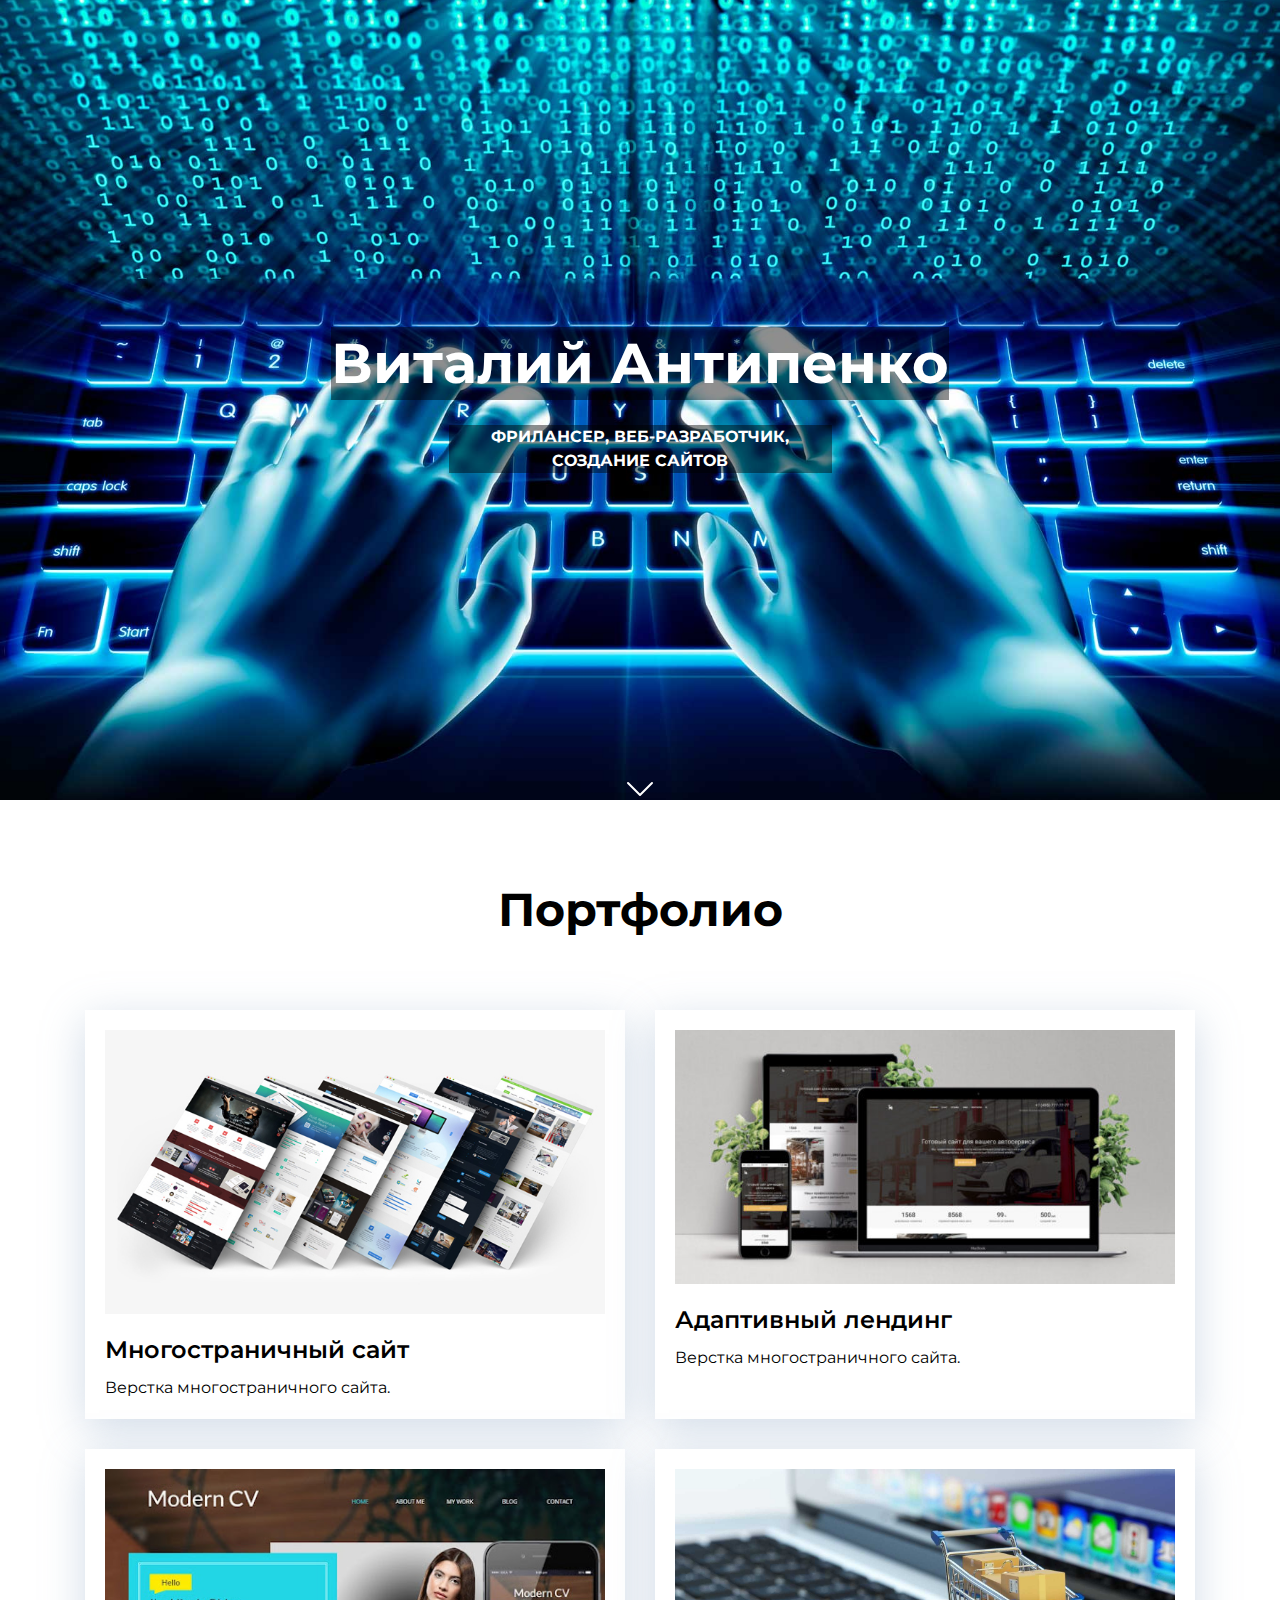
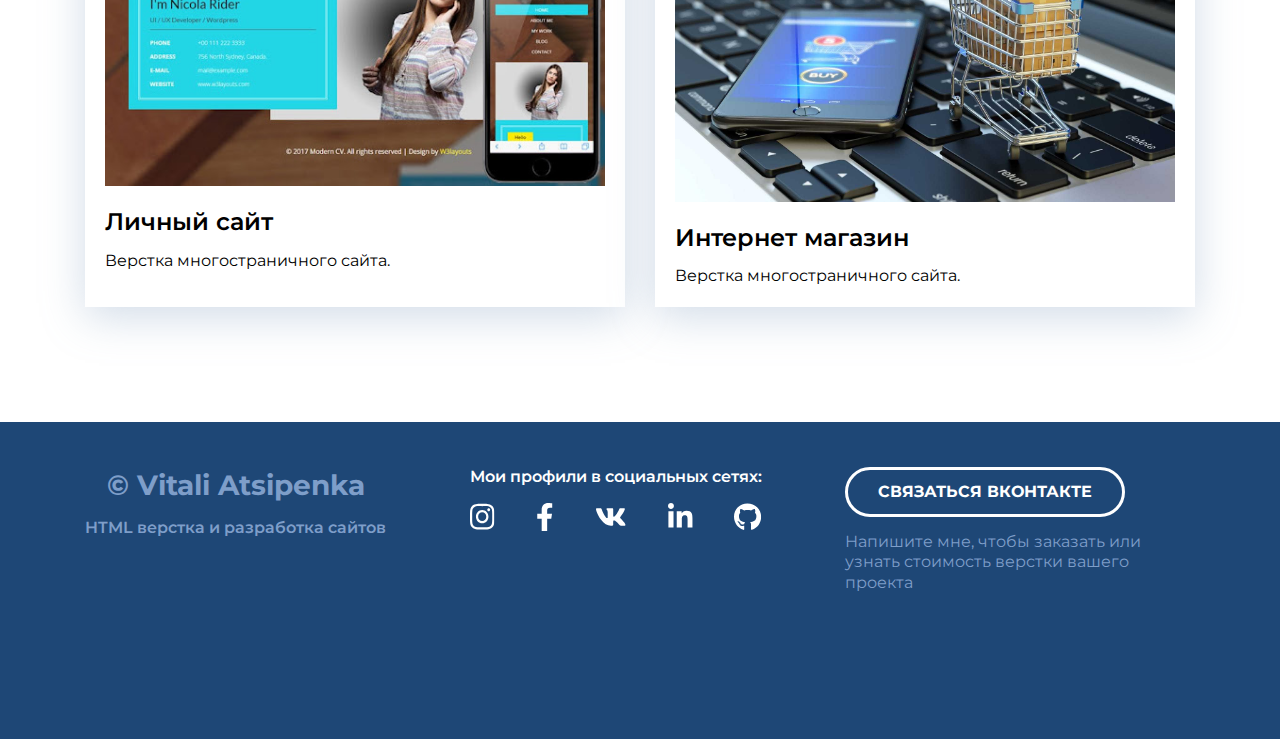
<file: index.html>
<!DOCTYPE html>
<html lang="ru">

<head>
    <meta charset="UTF-8">
    <meta http-equiv="X-UA-Compatible" content="IE=edge">
    <meta name="viewport" content="width=device-width, initial-scale=1.0">
    <link rel="stylesheet" href="./css/style.css">
    <link rel="stylesheet" href="./css/media.css">
    <link rel="preconnect" href="https://fonts.googleapis.com">
    <link rel="preconnect" href="https://fonts.gstatic.com" crossorigin>
    <link href="https://fonts.googleapis.com/css2?family=Montserrat:wght@400;600;700&display=swap"
          rel="stylesheet">
    <title>Portfolio</title>
</head>

<body>
    <header class="header">
        <h1 class="header-title">
            Виталий Антипенко
        </h1>
        <p class="header-subtitle">
            фрилансер, веб-разработчик, создание сайтов
        </p>
        <div class="header-arrow">
            <img src="./img/chevron-down.svg" alt="Arrow">
        </div>
    </header>
    <main>
        <section class="portfolio">
            <div class="container">
                <h2 class="portfolio-header">Портфолио</h2>

                <div class="portfolio-cards-wrapper">

                    <!--CARD1-->
                    <div class="card">
                        <a href="forest-travel.html" class="card-link">
                            <img class="card-img" src="./img/block-cards/image-card1.jpg" alt="Многостраничный сайт">
                            <h3 class="card-title">Многостраничный сайт</h3>
                            <p>Верстка многостраничного сайта.</p>
                        </a>
                    </div>
                    <!--CARD END-->

                    <!--CARD2-->
                    <div class="card">
                        <a href="Project MMA/index.html" target="_blank" class="card-link">
                            <img class="card-img" src="./img/block-cards/avtoservice.jpg" alt="Адаптивный лендинг">
                            <h3 class="card-title">Адаптивный лендинг</h3>
                            <p>Верстка многостраничного сайта.</p>
                        </a>
                    </div>
                    <!--CARD END-->

                    <!--CARD3-->
                    <div class="card">
                        <a href="forest-travel.html" class="card-link">
                            <img class="card-img" src="./img/block-cards/cv-card3.jpg" alt="Личный сайт ">
                            <h3 class="card-title">Личный сайт </h3>
                            <p>Верстка многостраничного сайта.</p>
                        </a>
                    </div>
                    <!--CARD END-->

                    <!--CARD4-->
                    <div class="card">
                        <a href="forest-travel.html" class="card-link">
                            <img class="card-img" src="./img/block-cards/image-card4.jpg" alt="Интернет магазин">
                            <h3 class="card-title">Интернет магазин</h3>
                            <p>Верстка многостраничного сайта.</p>
                        </a>
                    </div>
                    <!--CARD END-->

                </div>
            </div>
        </section>
    </main>
    <footer>
        <div class="footer">
            <div class="container">
                <div class="footer-row">
                    <div class="footer-copyright">
                        <div class="footer-copyright-name">© Vitali Atsipenka</div>
                        <p>HTML верстка и разработка сайтов</p>
                    </div>
                    <!--FOOTER ICONS START-->
                    <div class="footer-icons">
                        <p>Мои профили в социальных сетях:</p>
                        <div class="footer-icons-row">
                            <a href="#">
                                <img src="./img/svg/instagram 1.svg" alt="instagram">
                            </a>
                            <a href="#">
                                <img src="./img/svg/facebook-f 2.svg" alt="facebook">
                            </a>
                            <a href="https://vk.com/sllin_qj" target="_blank">
                                <img src="./img/svg/vk-brands 3.svg" alt="vk-brands">
                            </a>
                            <a href="#">
                                <img src="./img/svg/linkedin-in-brands4.svg" alt="linkedin">
                            </a>
                            <a href="#">
                                <img src="./img/svg/github-brands5.svg" alt="github">
                            </a>
                        </div>
                    </div>
                    <!--FOOTER ICONS END-->

                    <div class="footer-contacts">
                        <a href="https://vk.me/sllin_qj" target="_blank" class="footer-button">
                            Связаться Вконтакте
                        </a>
                        <p>Напишите мне, чтобы заказать или узнать стоимость верстки вашего проекта
                        </p>
                    </div>
                </div>
            </div>
        </div>
    </footer>
</body>

</html>
</file>
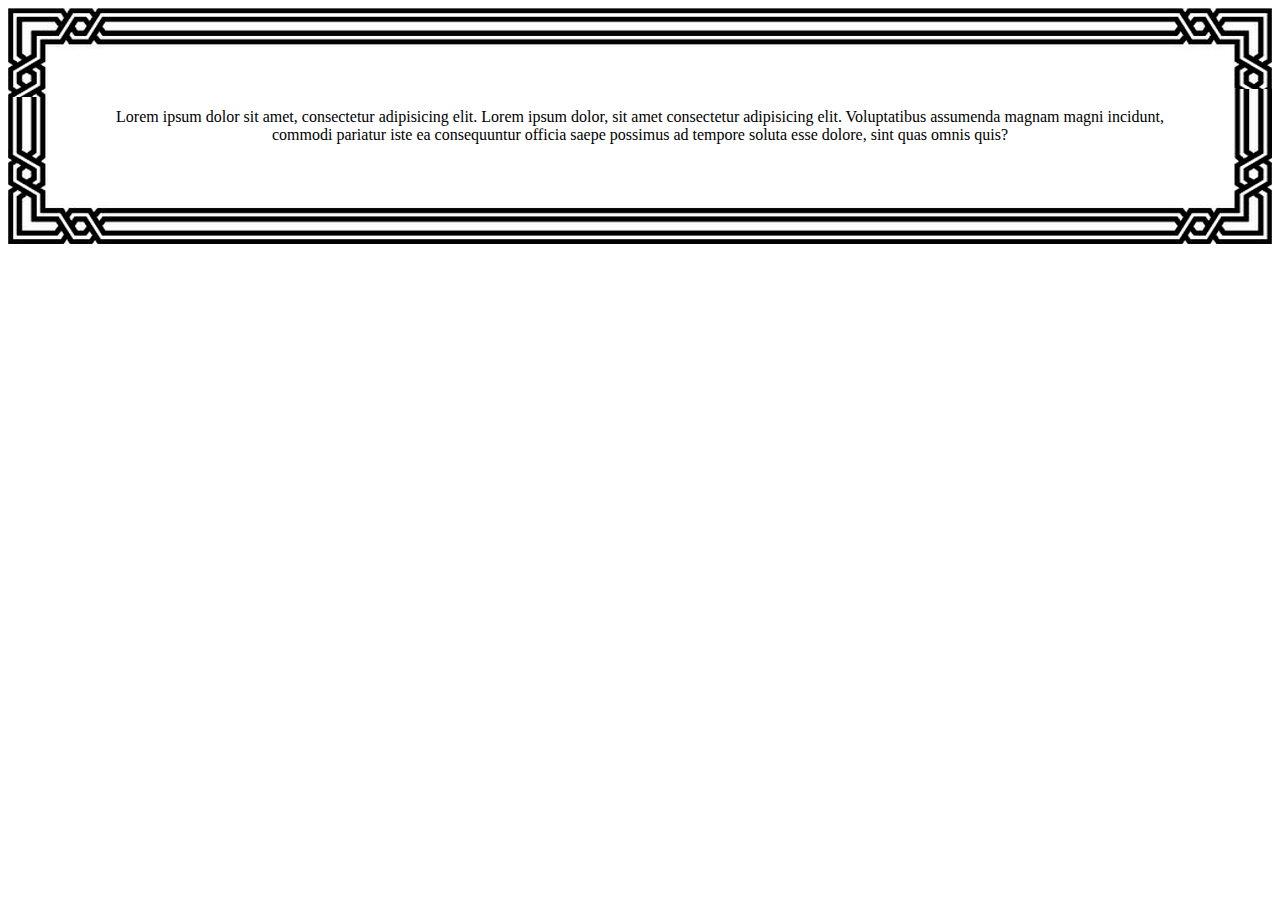
<file: homework4/index.html>
<!DOCTYPE html>
<html lang="en">
  <head>
    <meta charset="UTF-8" />
    <meta http-equiv="X-UA-Compatible" content="IE=edge" />
    <meta name="viewport" content="width=device-width, initial-scale=1.0" />
    <link rel="stylesheet" href="./style.css" />
    <title>Homework_4</title>
  </head>
  <body>
    <div class="ramka">
      <div class="ramka-1">
        <div class="ramka-2">
          <div class="ramka-3">
            <div class="ramka-4">
              <div class="ramka-5">
                <div class="ramka-6">
                  <div class="ramka-7">
                    <div class="ramka-text">
                      Lorem ipsum dolor sit amet, consectetur adipisicing elit.
Lorem ipsum dolor, sit amet consectetur adipisicing elit. Voluptatibus assumenda magnam magni incidunt, commodi pariatur iste ea consequuntur officia saepe possimus ad tempore soluta esse dolore, sint quas omnis quis?
                  </div>
                </div>
              </div>
            </div>
          </div>
        </div>
      </div>
    </div>
  </body>
</html>
</file>
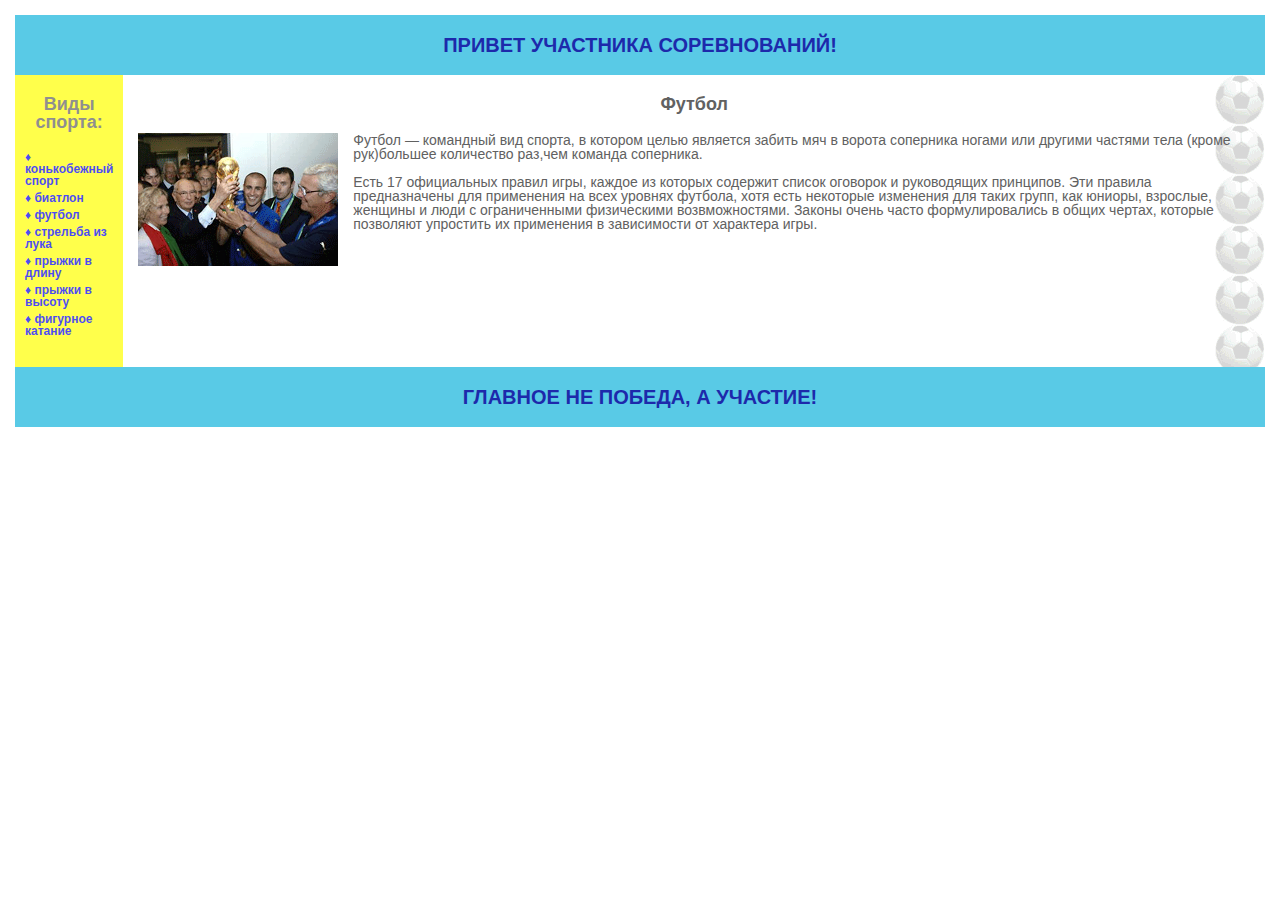
<file: homework5/index.html>
<!DOCTYPE html>
<html lang="en">
  <head>
    <meta charset="UTF-8" />
    <meta http-equiv="X-UA-Compatible" content="IE=edge" />
    <meta name="viewport" content="width=device-width, initial-scale=1.0" />
    <link rel="stylesheet" href="./nullstyle.css" />
    <link rel="stylesheet" href="./style.css" />
    <title>Document</title>
  </head>
  <body>
    <div class="wrapper">
      <header class="header">
        <div class="header-footbal__title">
          <h2 class="footbal__title">Привет участника соревнований!</h2>
        </div>
      </header>
      <main class="main">
        <div class="main__container">
          <div class="types-sports">
            <h2 class="types-sports__title title">Виды спорта:</h2>
            <ul class="types-sports__items">
              <li class="types-sports__item">
                <a href="#" class="types-sports__link">
                  &diams; конькобежный спорт</a
                >
              </li>
              <li class="types-sports__item">
                <a href="https://ru.wikipedia.org/" class="types-sports__link"
                  >&diams; биатлон</a
                >
              </li>
              <li class="types-sports__item">
                <a href="#" class="types-sports__link">&diams; футбол</a>
              </li>
              <li class="types-sports__item">
                <a href="#" class="types-sports__link"
                  >&diams; стрельба из лука
                </a>
              </li>
              <li class="types-sports__item">
                <a href="#" class="types-sports__link"
                  >&diams; прыжки в длину</a
                >
              </li>
              <li class="types-sports__item">
                <a href="#" class="types-sports__link"
                  >&diams; прыжки в высоту</a
                >
              </li>
              <li class="types-sports__item">
                <a href="#" class="types-sports__link"
                  >&diams; фигурное катание</a
                >
              </li>
            </ul>
          </div>
          <div class="football__description">
            <div class="football__description__title title">Футбол</div>
            <div class="football__description__text">
              <img
                class="footbal-img"
                src="./img/football.png"
                alt="image footbal cup"
              />
              <div class="text">
                Футбол &mdash; командный вид спорта, в котором целью является
                забить мяч в ворота соперника ногами или другими частями тела
                (кроме рук)большее количество раз,чем команда соперника. <br />
                <br />
                Есть 17 официальных правил игры, каждое из которых содержит
                список оговорок и руководящих принципов. Эти правила
                предназначены для применения на всех уровнях футбола, хотя есть
                некоторые изменения для таких групп, как юниоры, взрослые,
                женщины и люди с ограниченными физическими возвможностями.
                Законы очень часто формулировались в общих чертах, которые
                позволяют упростить их применения в зависимости от характера
                игры.
              </div>
            </div>
          </div>
        </div>
      </main>
      <footer class="footer">
        <h2 class="footbal__title">Главное не победа, а участие!</h2>
      </footer>
    </div>
  </body>
</html>
</file>
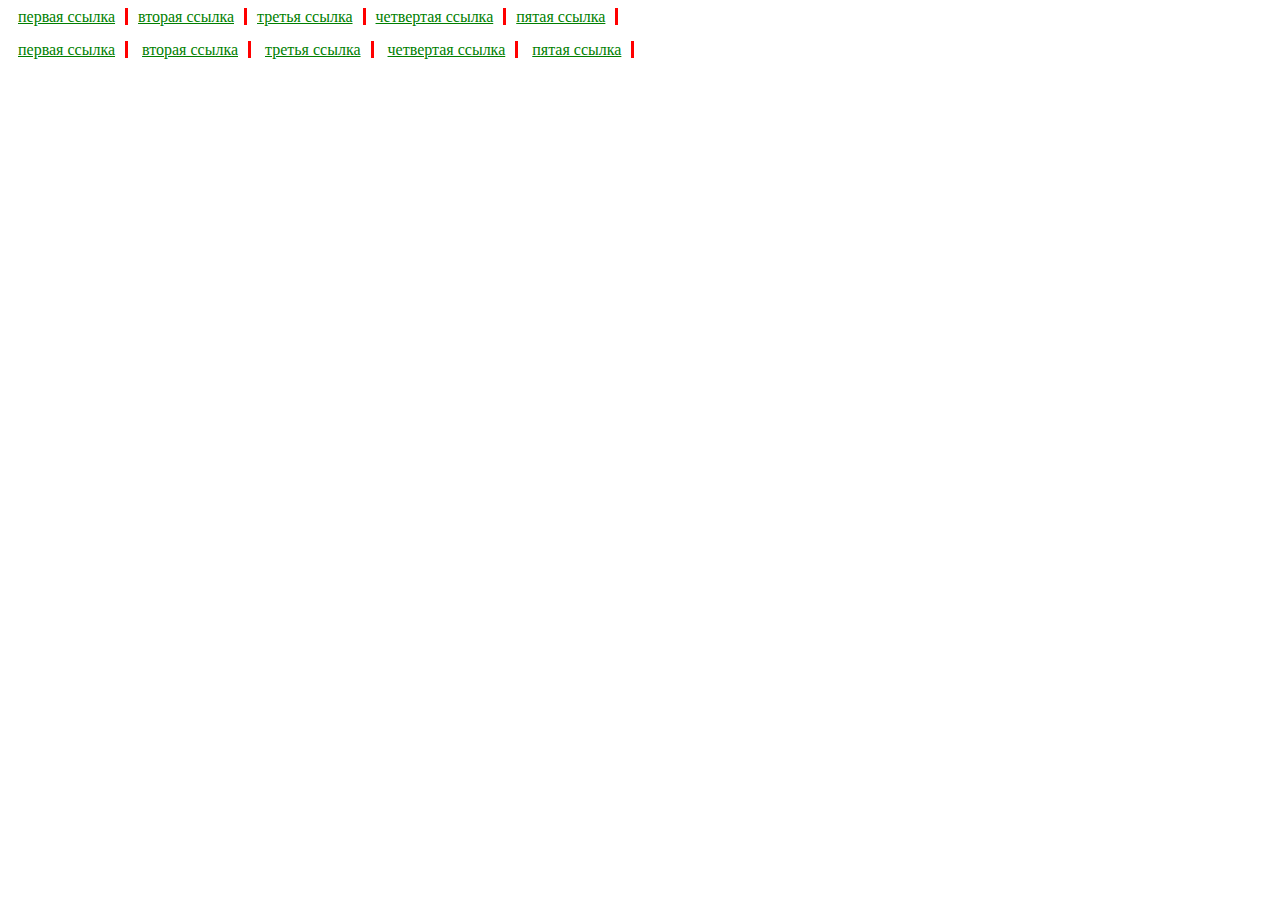
<file: homework6-a/index.html>
<!DOCTYPE html>
<html lang="en">
  <head>
    <meta charset="UTF-8" />
    <meta http-equiv="X-UA-Compatible" content="IE=edge" />
    <meta name="viewport" content="width=device-width, initial-scale=1.0" />
    <link rel="stylesheet" href="./style.css" />
    <title>Document</title>
  </head>
  <body>
    <div class="container">
      <ul>
        <li><a href="#">первая ссылка</a></li>
        <li><a href="#">вторая ссылка</a></li>
        <li><a href="#">третья ссылка</a></li>
        <li><a href="#">четвертая ссылка</a></li>
        <li><a href="#">пятая ссылка</a></li>
      </ul>
    </div>
    <div class="container2">
      <a href="#">первая ссылка</a>
      <a href="#">вторая ссылка</a>
      <a href="#">третья ссылка</a>
      <a href="#">четвертая ссылка</a>
      <a href="#">пятая ссылка</a>
    </div>
  </body>
</html>
</file>
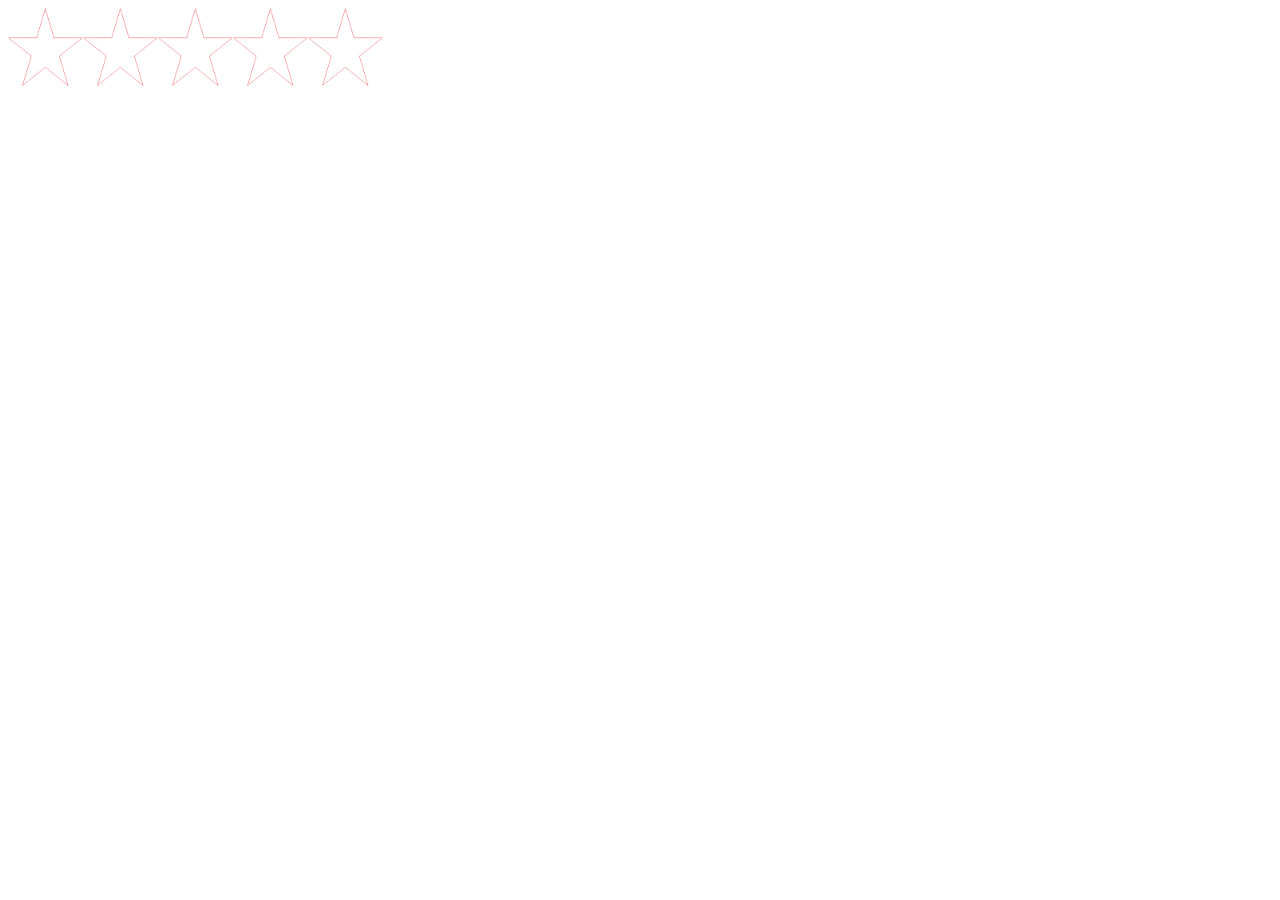
<file: homework6-d/index.html>
<!DOCTYPE html>
<html lang="en">
  <head>
    <meta charset="UTF-8" />
    <meta http-equiv="X-UA-Compatible" content="IE=edge" />
    <meta name="viewport" content="width=device-width, initial-scale=1.0" />
    <link rel="stylesheet" href="./style.css" />
    <title>Document</title>
  </head>
  <body>
    <div class="wrapper">
      <div class="star"></div>
      <div class="star"></div>
      <div class="star"></div>
      <div class="star"></div>
      <div class="star"></div>
    </div>
  </body>
</html>
</file>
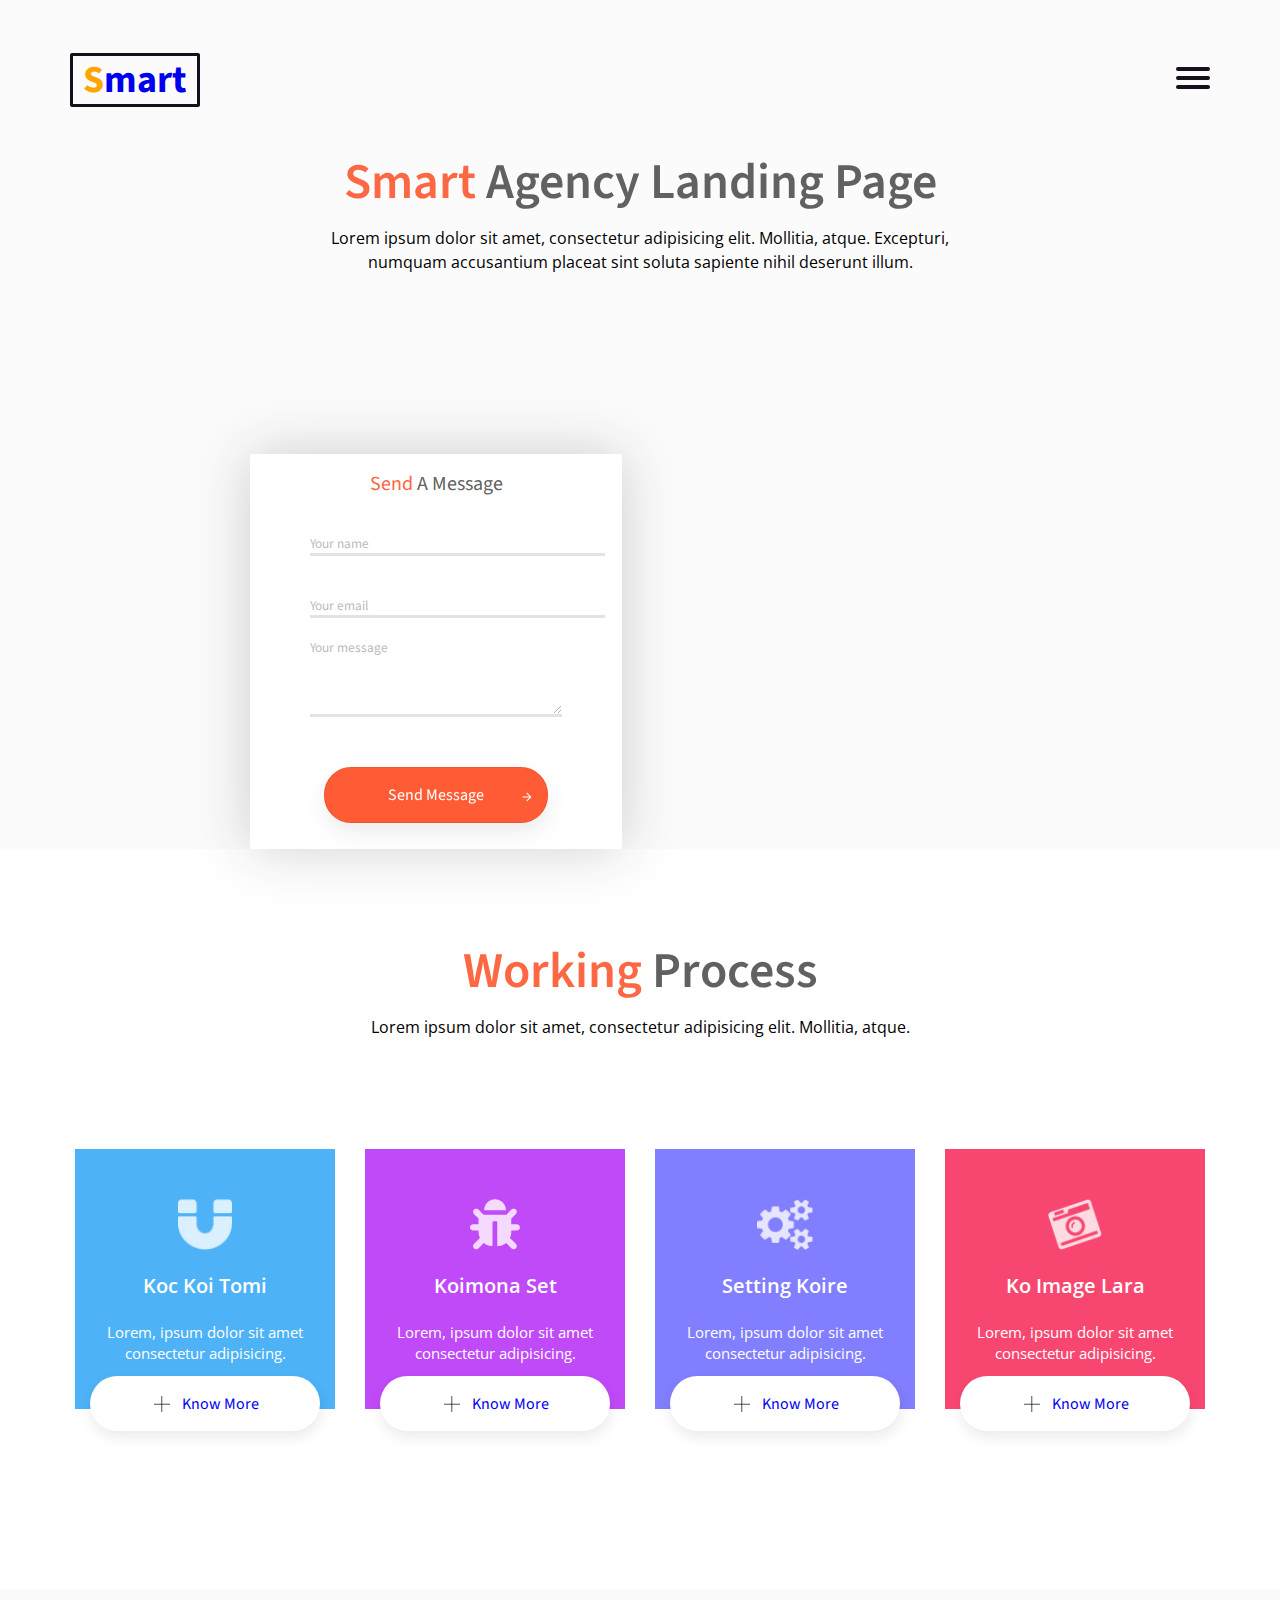
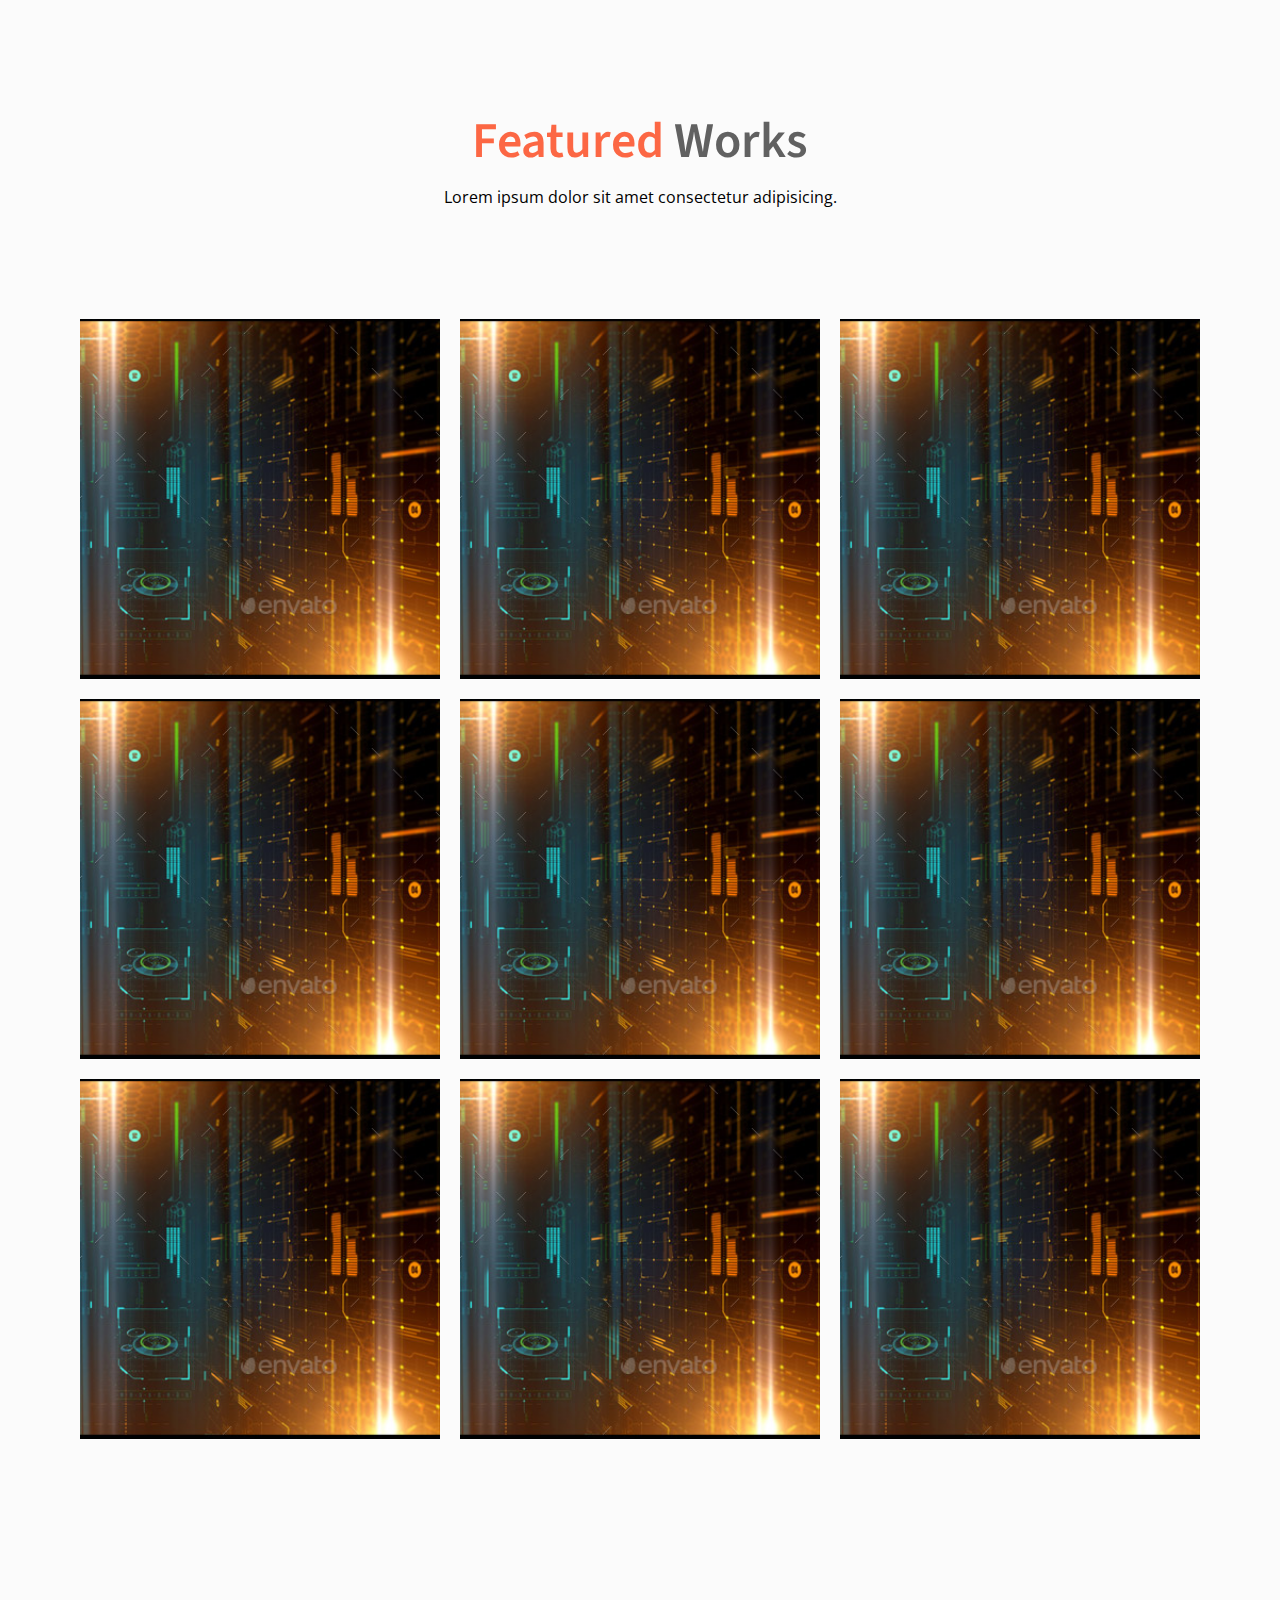
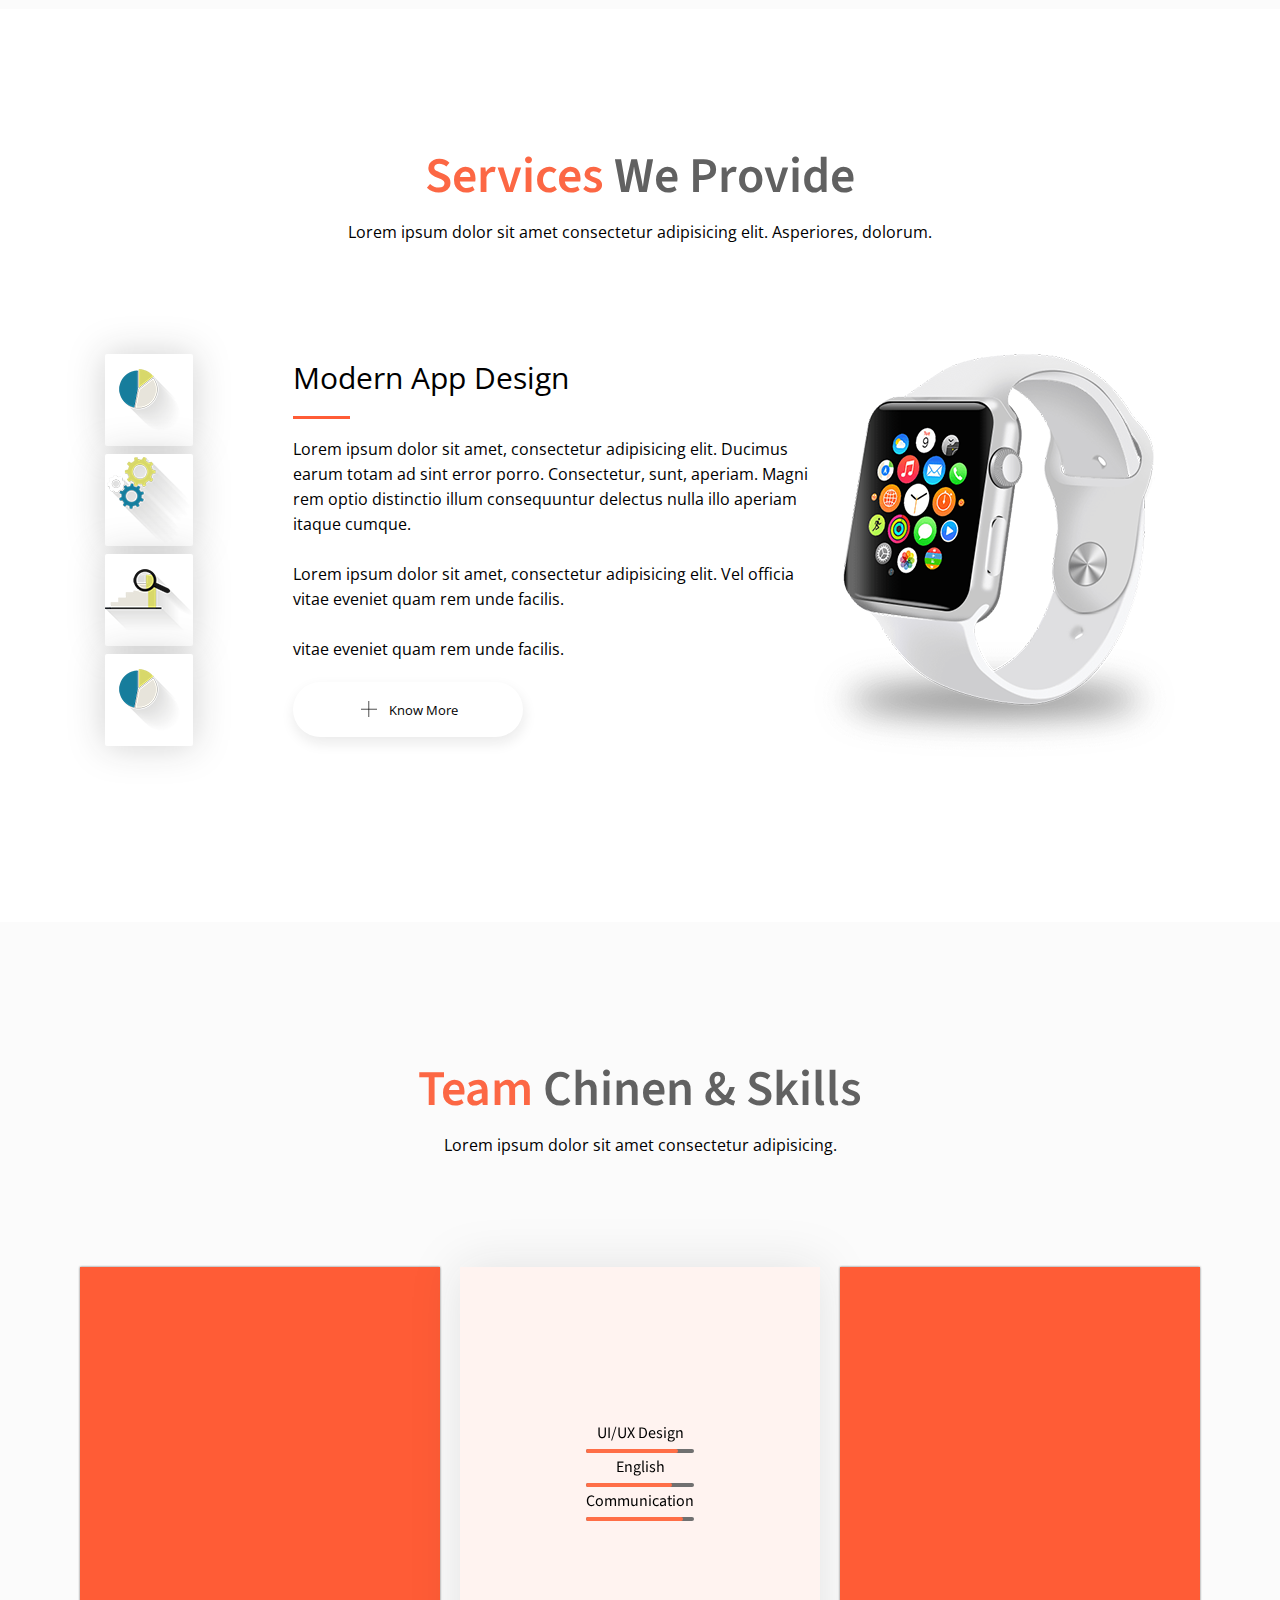
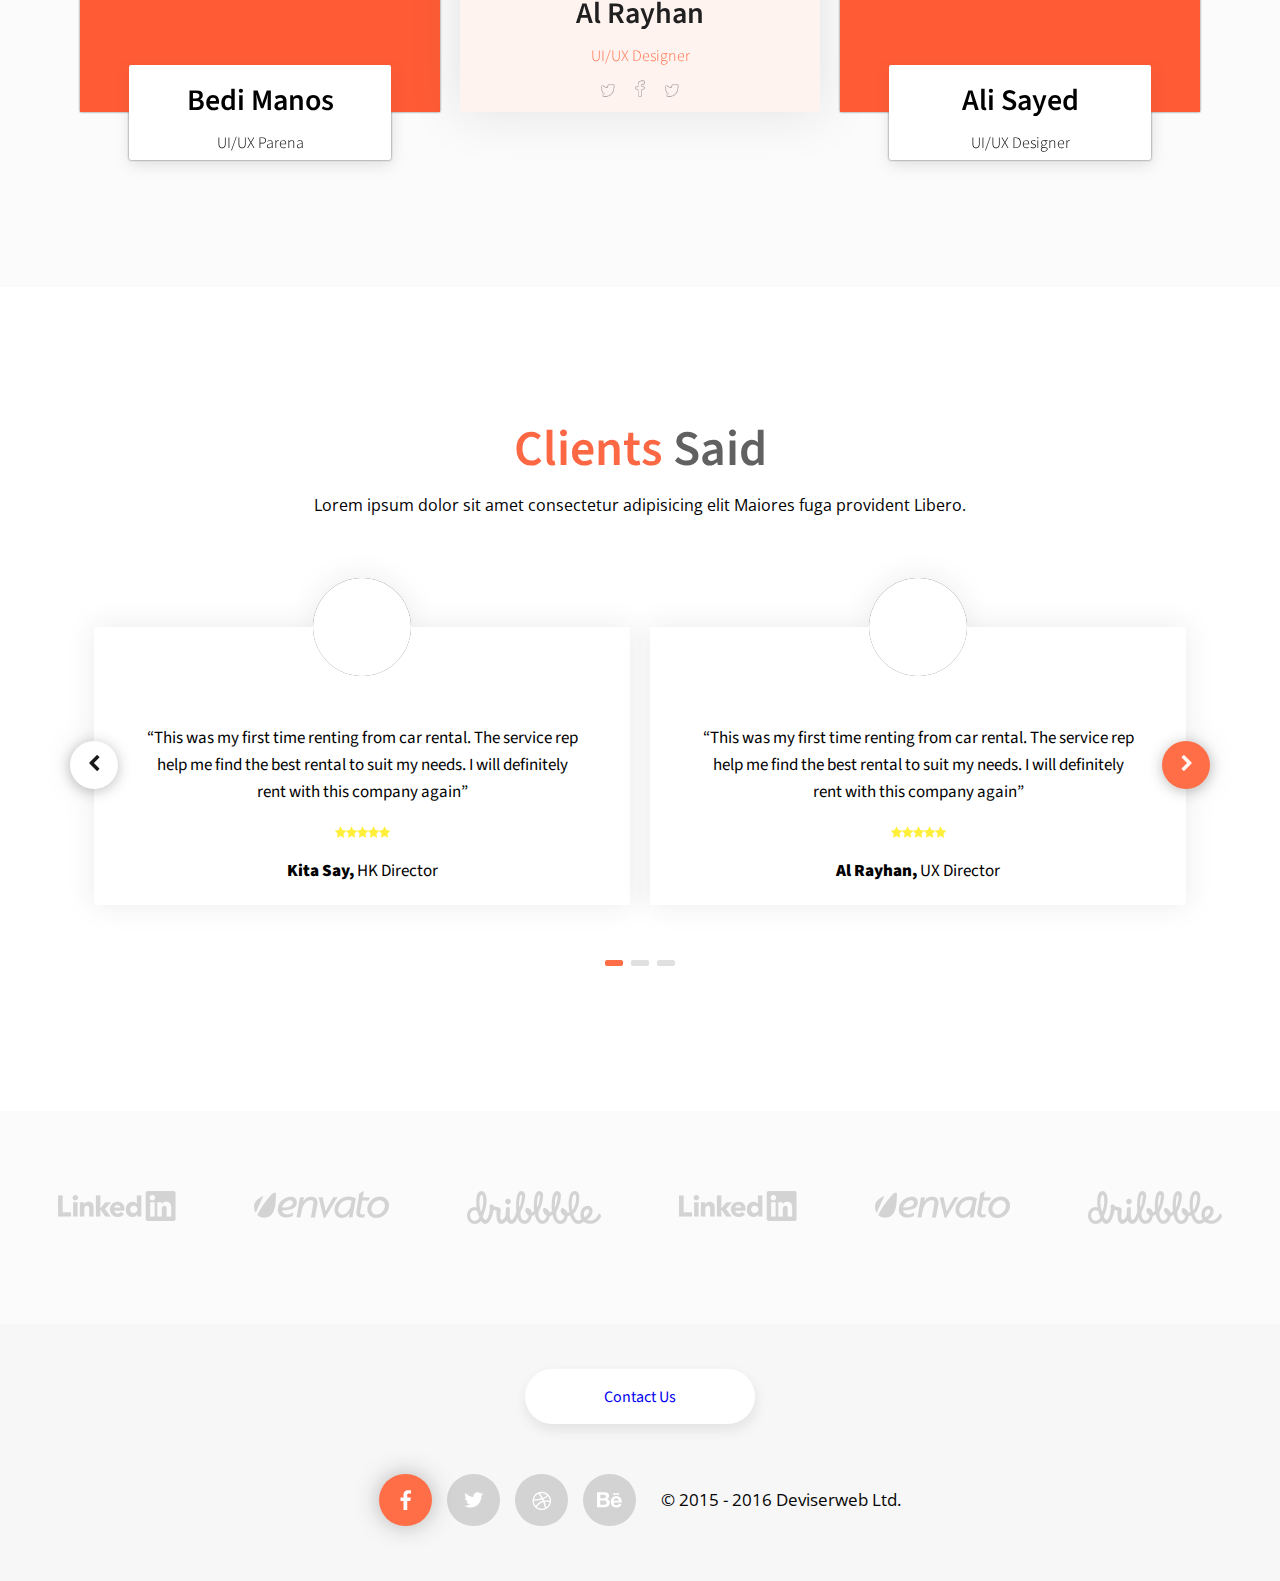
<file: it-academy-project/index.html>
<!DOCTYPE html>
<html lang="en">

<head>
  <meta charset="UTF-8" />
  <meta http-equiv="X-UA-Compatible" content="IE=edge" />
  <meta name="viewport" content="width=device-width, initial-scale=1.0" />
  <link rel="stylesheet" href="./style.css" />
  <link href="https://fonts.googleapis.com/css?family=Open+Sans:300,regular,500,600,700,800,300italic,italic,500italic,600italic,700italic,800italic&display=swap"
        rel="stylesheet" />
  <link href="https://fonts.googleapis.com/css?family=Source+Sans+Pro:300,300italic,regular,italic,600,600italic,700,700italic,900,900italic"
        rel="stylesheet" />

  <title>Project</title>
</head>

<body>
  <div class="wrapper">
    <header class="header">
      <div class="header__container">
        <div class="header__logo">
          <a href="#">
            <p>Smart</p>
          </a>
        </div>
        <div class="header__burger">
          <button type="button">
            <span></span>
            <span></span>
            <span></span>
          </button>
        </div>
      </div>
    </header>
    <main class="main">
      <section class="section-smart section">
        <div class="section-smart__box">
          <h1 class="section-smart__title title"> <span>Smart</span> Agency Landing Page</h1>
          <div class="section-smart__text text">Lorem ipsum dolor sit amet, consectetur adipisicing elit. Mollitia,
            atque.
            Excepturi, numquam accusantium placeat sint soluta sapiente nihil deserunt illum.</div>
        </div>
        <div class="smart__form">
          <h2 class="smart-form__title"><span>Send</span> A Message<h2>
              <form action="send.php" method="post">
                <input type="text" name="fio" placeholder="Your name" required>
                <input type="text" name="email" placeholder="Your email" required>
                <textarea name="" id="" cols="14" rows="4" placeholder="Your message" required></textarea>
                <button class="button-form" type="button">Send Message</button>
              </form>
        </div>
      </section>
      <section class="working__section">
        <div class="working__box">
          <h2 class="working__title title"><span>Working</span> Process<h1>
              <div class="working__text text">Lorem ipsum dolor sit amet, consectetur adipisicing elit. Mollitia,
                atque.
              </div>
        </div>
        <div class="working__cards">
          <div class="working-cards__body  blue">
            <div class="working-card__img">
              <img src="./img/working/magnit.png" alt="Icons">
            </div>
            <div class="working-card__title">
              <h2>Koc Koi Tomi</h2>
            </div>
            <div class="working-card__text">
              <p>Lorem, ipsum dolor sit amet consectetur adipisicing.</p>
            </div>
            <div class="working-card__button">
              <a href="#">Know More</a>
            </div>
          </div>
          <div class="working-cards__body violet">
            <div class="working-card__img ">
              <img src="./img/working/juk.png" alt="Icon">
            </div>
            <div class="working-card__title">
              <h2>Koimona Set</h2>
            </div>
            <div class="working-card__text">
              <p>Lorem, ipsum dolor sit amet consectetur adipisicing.</p>
            </div>
            <div class="working-card__button">
              <a href="#">Know More</a>
            </div>
          </div>
          <div class="working-cards__body  purple">
            <div class="working-card__img">
              <img src="./img/working/setting.png" alt="Icon">
            </div>
            <div class="working-card__title">
              <h2>Setting Koire</h2>
            </div>
            <div class="working-card__text">
              <p>Lorem, ipsum dolor sit amet consectetur adipisicing.</p>
            </div>
            <div class="working-card__button">
              <a href="#">Know More</a>
            </div>
          </div>
          <div class="working-cards__body red">
            <div class="working-card__img">
              <img src="./img/working/photo.png" alt="Icon">
            </div>
            <div class="working-card__title">
              <h2>Ko Image Lara</h2>
            </div>
            <div class="working-card__text">
              <p>Lorem, ipsum dolor sit amet consectetur adipisicing.</p>
            </div>
            <div class="working-card__button">
              <a href="#">Know More</a>
            </div>
          </div>
        </div>
      </section>
      <section class="section-featured-works">
        <div class="featured-works__box">
          <h2 class="featured-works__title title"> <span>Featured</span>
            Works
          </h2>
          <div class="featured-works__text text">
            Lorem ipsum dolor sit amet consectetur adipisicing.
          </div>
          <div class="featured-works__grid-container">
            <div class="one one"></div>
            <div class="two one"></div>
            <div class="three one"></div>
            <div class="four one"></div>
            <div class="five one"></div>
            <div class="six one"></div>
            <div class="seven one"></div>
            <div class="eight one"></div>
            <div class="nine one"></div>
          </div>
      </section>
      <section class="section-services-provide__container">
        <div class="services-provide__box">
          <h1 class="services-provide__title title"> <span>Services</span>
            We Provide
          </h1>
          <div class="services-provide__text text">
            Lorem ipsum dolor sit amet consectetur adipisicing elit. Asperiores, dolorum.
          </div>
        </div>
        <div class="services-provide__block">
          <div class="services-provide__icons">
            <div class="services-provide__icon">
              <img src="./img/services-provide/icon1.png" alt="Icon">
            </div>
            <div class="services-provide__icon">
              <img src="./img/services-provide/icon2.png" alt="Icon">
            </div>
            <div class="services-provide__icon">
              <img src="./img/services-provide/icon3.png" alt="Icon">
            </div>
            <div class="services-provide__icon">
              <img src="./img/services-provide/icon1.png" alt="Icon">
            </div>
          </div>
          <div class="services-provide__moder-design">
            <div class="moder-design__title">
              <h2>Modern App Design</h2>
            </div>
            <span></span>
            <div class="moder-design__text">
              <p>Lorem ipsum dolor sit amet, consectetur adipisicing elit. Ducimus earum totam ad sint error porro.
                Consectetur, sunt,
                aperiam. Magni rem optio distinctio illum consequuntur delectus nulla illo aperiam itaque cumque.
                <br> <br>
                Lorem ipsum dolor sit amet, consectetur adipisicing elit. Vel officia vitae eveniet quam rem unde
                facilis.
                <br> <br>
                vitae eveniet quam rem unde facilis.
              </p>
              <div class="services-provide__button button-white">
                <a href="#"><button type="button">Know More</button></a>
              </div>
            </div>
          </div>
          <div class="services-provide__image-watch">
            <img src="./img/services-provide/apple-watch-mockup.png" alt="image watch" class="watch">
          </div>
        </div>
      </section>
      <section class="section-team-skills">
        <div class="section-team__box">
          <h2 class="section-team__title title"> <span>Team</span>
            Chinen & Skills
          </h2>
          <div class="section-team__text text">
            Lorem ipsum dolor sit amet consectetur adipisicing.
          </div>
          <div class="team-skills-blocks">
            <!--=========================BLOCK-1=============================-->
            <div class="team-skills-block">
              <div class="block-skills">
                <div class="block-skills-name">
                  Bedi Manos
                </div>
                <div class="block-skills-abilitys">
                  UI/UX Parena
                </div>
              </div>
            </div>
            <!--=========================BLOCK-2=============================-->
            <div class="team-skills-block">
              <div class="block-skills rayhan">
                <div class="block-skills-name">
                  <p>Al Rayhan</p>
                </div>
                <div class="block-skills-abilitys">
                  <p>UI/UX Designer</p>
                </div>
              </div>
              <div class="skills-section">
                <ul>
                  <li>
                    <div class="progress-bar">
                      <p class="skill-title">UI/UX Design</p>
                      <div class="progress design-progress"></div>
                    </div>
                  </li>
                  <li>
                    <div class="progress-bar">
                      <p class="skill-title">English</p>
                      <div class="progress english-progress"></div>
                    </div>
                  </li>
                  <li>
                    <div class="progress-bar">
                      <p class="skill-title">Communication</p>
                      <div class="progress communication-progress"></div>
                    </div>
                  </li>
                </ul>
              </div>
              <div class="block-skill__icons-contact">
                <div class="contact-icon">
                  <a href="https://www.facebook.com/TwitterInc/" target="_blank"><img
                         src="./img/team-skills/twitter.png" alt="Twitter"></a>
                </div>
                <div class="contact-icon">
                  <a href="https://www.facebook.com/" target="_blank"><img src="./img/team-skills/fc.png"
                         alt="Facebook"></a>
                </div>
                <div class="contact-icon">
                  <a href="https://www.facebook.com/TwitterInc/" target="_blank"><img
                         src="./img/team-skills/twitter.png" alt="Twitter"></a>
                </div>
              </div>
            </div>
            <!--=========================BLOCK-3=============================-->
            <div class="team-skills-block">
              <div class="block-skills">
                <div class="block-skills-name">
                  Ali Sayed
                </div>
                <div class="block-skills-abilitys">
                  UI/UX Designer
                </div>
              </div>
            </div>
          </div>
        </div>
      </section>
      <section class="section-clients-said__container">
        <div class="section-clients-said__box">
          <h2 class="section-clients-said__title title"> <span>Clients</span>
            Said
          </h2>
          <div class="section-clients-said_text text">
            Lorem ipsum dolor sit amet consectetur adipisicing elit Maiores fuga provident Libero.
          </div>
        </div>
        <div class="block-clients-said_reviews">

          <!--===================================Review-1========================================-->

          <div class="block-clients-said_review">
            <span></span>
            <div class="block-clients-said__decor_left">
              <span>
                <button type="button"><img src="./img/reviews/arrow-left.png" alt="Arrow-left"></button>
              </span>
            </div>
            <div class="block-review__text">
              <p>“This was my first time renting from car rental. The service rep help me find the best rental to suit
                my needs. I will
                definitely rent with this company again”</p>
            </div>
            <div class="block-review__rating-star">
              <img src="./img/reviews/star.png" alt="Image star">
              <img src="./img/reviews/star.png" alt="Image star">
              <img src="./img/reviews/star.png" alt="Image star">
              <img src="./img/reviews/star.png" alt="Image star">
              <img src="./img/reviews/star.png" alt="Image star">
            </div>
            <div class="block-review__client">
              <p><span class="span-review">Kita Say,</span> HK Director</p>
            </div>
          </div>

          <!--===================================Review-2========================================-->

          <div class="block-clients-said_review">
            <span></span>
            <div class="block-clients-said__decor_right">
              <span>
                <button type="button"><img src="./img/reviews/arrow-right.png" alt="Arrow-right"></button>
              </span>
            </div>
            <div class="block-review__text">
              <p>“This was my first time renting from car rental. The service rep help me find the best rental to suit
                my needs. I will
                definitely rent with this company again”</p>
            </div>
            <div class="block-review__rating-star">
              <img src="./img/reviews/star.png" alt="Image star">
              <img src="./img/reviews/star.png" alt="Image star">
              <img src="./img/reviews/star.png" alt="Image star">
              <img src="./img/reviews/star.png" alt="Image star">
              <img src="./img/reviews/star.png" alt="Image star">
            </div>
            <div class="block-review__client">
              <p><span class="span-review">Al Rayhan,</span> UX Director</p>
            </div>
          </div>
        </div>
        <div class="block-clients-said__decor_bottom">
          <span></span>
          <span></span>
          <span></span>
        </div>
      </section>
      <section class="section-partner">
        <div class="partner-icons">
          <div class="partner__icon">
            <a href="#"><img src="./img/section-partner/partner1.png" alt="Image partner"
                   class="partner-icon-image"></a>
          </div>
          <div class="partner__icon">
            <a href="#"><img src="./img/section-partner/partner2.png" alt="Image partner"
                   class="partner-icon-image"></a>
          </div>
          <div class="partner__icon">
            <a href="#"><img src="./img/section-partner/partner3.png" alt="Image partner"
                   class="partner-icon-image"></a>
          </div>
          <div class="partner__icon">
            <a href="#"><img src="./img/section-partner/partner1.png" alt="Image partner"
                   class="partner-icon-image"></a>
          </div>
          <div class="partner__icon">
            <a href="#"><img src="./img/section-partner/partner2.png" alt="Image partner"
                   class="partner-icon-image"></a>
          </div>
          <div class="partner__icon">
            <a href="#"><img src="./img/section-partner/partner3.png" alt="Image partner"
                   class="partner-icon-image"></a>
          </div>
        </div>
      </section>
    </main>
    <footer class="footer">
      <div class="footer_box">
        <div class="footer-button button-white ">
          <a href="#">Contact Us</a>
        </div>
      </div>
      <div class="footer-social-networks_box">
        <div class="social-network-icons">
          <div class="network-icon">
            <a href="#"><img src="./img/footer/fc.png" alt="Image Facebook"></a>
          </div>
          <div class="network-icon">
            <a href="#"><img src="./img/footer/tw.png" alt="Image Twitter"></a>
          </div>
          <div class="network-icon">
            <a href="#"><img src="./img/footer/social3.png" alt="Image Icon"></a>
          </div>
          <div class="network-icon">
            <a href="#"><img src="./img/footer/social4.png" alt="Image Icon"></a>
          </div>
        </div>
        <div class="footer-copyright">
          <p>© 2015 - 2016 Deviserweb Ltd.</p>
        </div>
      </div>
    </footer>
</body>

</html>
</file>
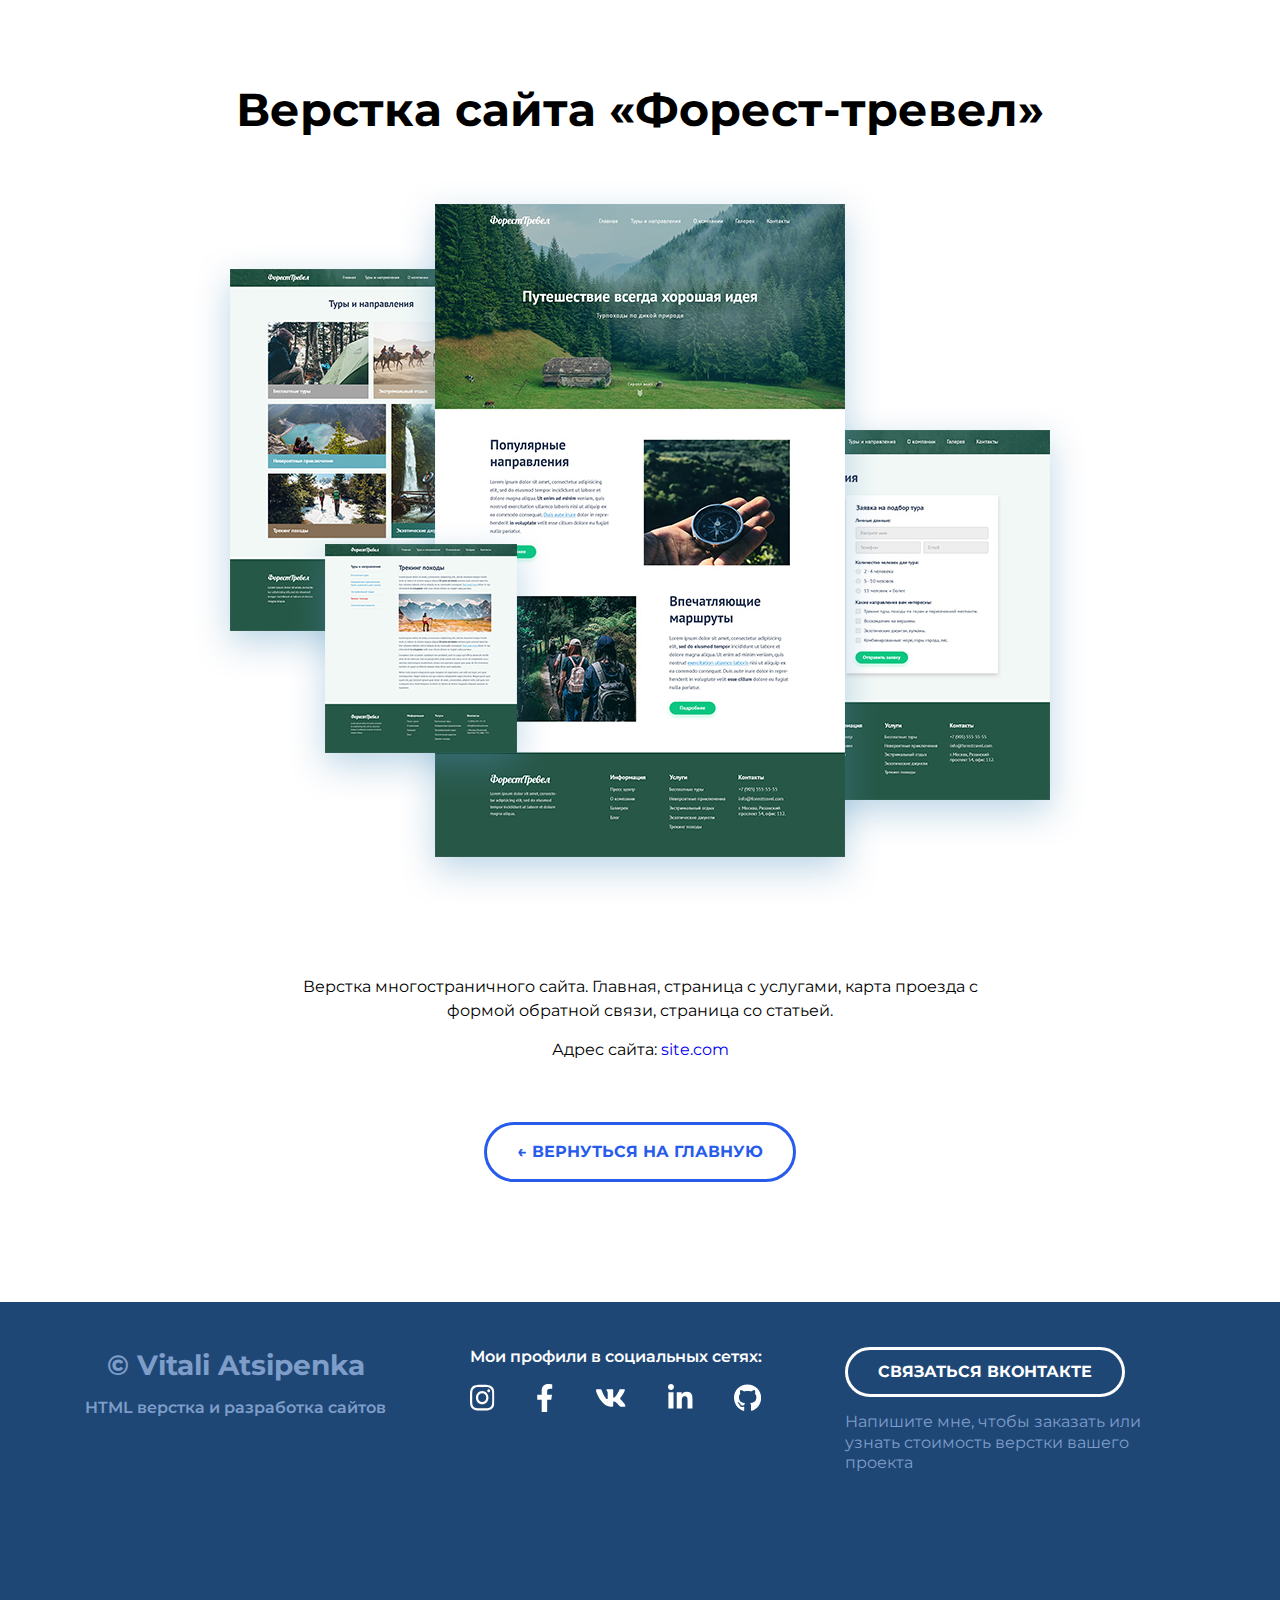
<file: forest-travel.html>
<!DOCTYPE html>
<html lang="ru">

<head>
   <meta charset="UTF-8">
   <meta http-equiv="X-UA-Compatible" content="IE=edge">
   <meta name="viewport" content="width=device-width, initial-scale=1.0">
   <title>Проект "Форест тревел" </title>
   <link rel="stylesheet" href="./css/style.css">
   <link rel="stylesheet" href="./css/media.css">
   <link rel="preconnect" href="https://fonts.googleapis.com">
   <link rel="preconnect" href="https://fonts.gstatic.com" crossorigin>
   <link href="https://fonts.googleapis.com/css2?family=Montserrat:wght@400;600;700&display=swap"
         rel="stylesheet">
</head>

<body>
   <main>
      <article class="project">
         <div class="container">
            <h1 class="project-header">Верстка сайта «Форест-тревел»</h1>
            <div class="project-image">
               <img src="./img/img-forest1.jpg" alt="Верстка сайта «Форест-тревел»">
            </div>
            <div class="project-description">
               <p>Верстка многостраничного сайта. Главная, страница с услугами, карта проезда с
                  формой
                  обратной связи, страница со статьей.</p>
               <p>Адрес сайта: <a href="#">site.com</a></p>
            </div>
            <a href="http://127.0.0.1:5500" class="project-btn-back">← ВЕРНУТЬСЯ
               НА ГЛАВНУЮ</a>
         </div>
      </article>
   </main>
   <footer class="footer">
      <div class="container">
         <div class="footer-row">

            <!--footer-copyright START-->

            <div class="footer-copyright">
               <div class="footer-copyright-name">© Vitali Atsipenka</div>
               <p>HTML верстка и разработка сайтов</p>
            </div>
            <!--footer-copyright END-->

            <!--FOOTER ICONS START-->

            <div class="footer-icons">
               <p>Мои профили в социальных сетях:</p>
               <div class="footer-icons-row">
                  <a href="#">
                     <img src="./img/svg/instagram 1.svg" alt="instagram">
                  </a>
                  <a href="#">
                     <img src="./img/svg/facebook-f 2.svg" alt="facebook">
                  </a>
                  <a href="https://vk.com/sllin_qj" target="_blank">
                     <img src="./img/svg/vk-brands 3.svg" alt="vk-brands">
                  </a>
                  <a href="#">
                     <img src="./img/svg/linkedin-in-brands4.svg" alt="linkedin">
                  </a>
                  <a href="#">
                     <img src="./img/svg/github-brands5.svg" alt="github">
                  </a>
               </div>
            </div>
            <!--FOOTER ICONS END-->

            <div class="footer-contacts">
               <a href="https://vk.com/sllin_qj" target="_blank" class="footer-button">
                  Связаться Вконтакте
               </a>
               <p>Напишите мне, чтобы заказать или узнать стоимость верстки вашего проекта</p>
            </div>

         </div>
      </div>
   </footer>

</body>

</html>
</file>
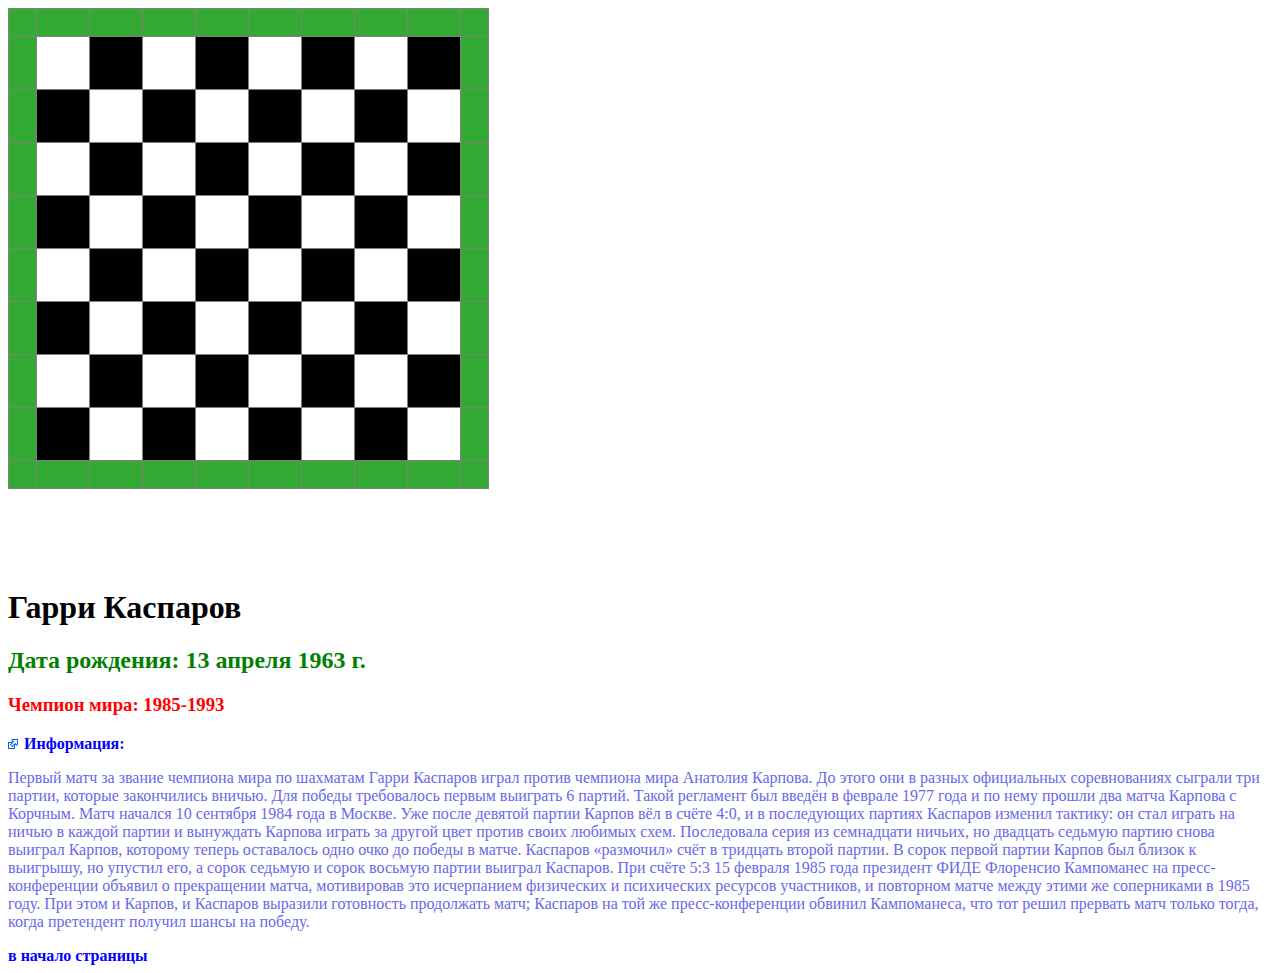
<file: homework6-b,c/CSS_chess.html>
<!DOCTYPE html>
<html>

<head>
   <meta http-equiv="content-type" content="text/html; charset=utf-8" />
   <link rel="stylesheet" href="./style.css" />
   <title>*** CHESS ***</title>
</head>

<body>
   <style>
      table.chess {
         border-collapse: collapse;
      }

      table.chess td {
         width: 50px;
         height: 50px;
         border: solid gray 1px;
      }
   </style>

   <table class="chess">
      <tr>
         <td></td>
         <td></td>
         <td></td>
         <td></td>
         <td></td>
         <td></td>
         <td></td>
         <td></td>
         <td></td>
         <td></td>
      </tr>
      <tr>
         <td></td>
         <td></td>
         <td></td>
         <td></td>
         <td></td>
         <td></td>
         <td></td>
         <td></td>
         <td></td>
         <td></td>
      </tr>
      <tr>
         <td></td>
         <td></td>
         <td></td>
         <td></td>
         <td></td>
         <td></td>
         <td></td>
         <td></td>
         <td></td>
         <td></td>
      </tr>
      <tr>
         <td></td>
         <td></td>
         <td></td>
         <td></td>
         <td></td>
         <td></td>
         <td></td>
         <td></td>
         <td></td>
         <td></td>
      </tr>
      <tr>
         <td></td>
         <td></td>
         <td></td>
         <td></td>
         <td></td>
         <td></td>
         <td></td>
         <td></td>
         <td></td>
         <td></td>
      </tr>
      <tr>
         <td></td>
         <td></td>
         <td></td>
         <td></td>
         <td></td>
         <td></td>
         <td></td>
         <td></td>
         <td></td>
         <td></td>
      </tr>
      <tr>
         <td></td>
         <td></td>
         <td></td>
         <td></td>
         <td></td>
         <td></td>
         <td></td>
         <td></td>
         <td></td>
         <td></td>
      </tr>
      <tr>
         <td></td>
         <td></td>
         <td></td>
         <td></td>
         <td></td>
         <td></td>
         <td></td>
         <td></td>
         <td></td>
         <td></td>
      </tr>
      <tr>
         <td></td>
         <td></td>
         <td></td>
         <td></td>
         <td></td>
         <td></td>
         <td></td>
         <td></td>
         <td></td>
         <td></td>
      </tr>
      <tr>
         <td></td>
         <td></td>
         <td></td>
         <td></td>
         <td></td>
         <td></td>
         <td></td>
         <td></td>
         <td></td>
         <td></td>
      </tr>
   </table>
   <div>
      <h1 style="margin-top: 100px">Гарри Каспаров</h1>
      <h2 style="color: green">Дата рождения: 13 апреля 1963 г.</h2>
      <h3 style="color: red">Чемпион мира: 1985-1993</h3>
      <a
         class="link"
         href="https://chesspro.ru/statistic/kasparov.shtml"
         target="_blank"
         style="color: blue; text-decoration: none; font-weight: bold">
         <!--  <img src="./img/extref.png" alt="extref" /> -->Информация:
      </a>
      <p style="color: rgb(104, 104, 236)">
         Первый матч за звание чемпиона мира по шахматам Гарри Каспаров играл против чемпиона мира Анатолия Карпова.
         До этого они в разных официальных соревнованиях сыграли три партии, которые закончились вничью. Для победы
         требовалось первым выиграть 6 партий. Такой регламент был введён в феврале 1977 года и по нему прошли два
         матча Карпова с Корчным. Матч начался 10 сентября 1984 года в Москве. Уже после девятой партии Карпов вёл в
         счёте 4:0, и в последующих партиях Каспаров изменил тактику: он стал играть на ничью в каждой партии и
         вынуждать Карпова играть за другой цвет против своих любимых схем. Последовала серия из семнадцати ничьих,
         но двадцать седьмую партию снова выиграл Карпов, которому теперь оставалось одно очко до победы в матче.
         Каспаров «размочил» счёт в тридцать второй партии. В сорок первой партии Карпов был близок к выигрышу, но
         упустил его, а сорок седьмую и сорок восьмую партии выиграл Каспаров. При счёте 5:3 15 февраля 1985 года
         президент ФИДЕ Флоренсио Кампоманес на пресс-конференции объявил о прекращении матча, мотивировав это
         исчерпанием физических и психических ресурсов участников, и повторном матче между этими же соперниками в
         1985 году. При этом и Карпов, и Каспаров выразили готовность продолжать матч; Каспаров на той же
         пресс-конференции обвинил Кампоманеса, что тот решил прервать матч только тогда, когда претендент получил
         шансы на победу.
      </p>
      <a href="http://127.0.0.1:5500/CSS_chess.html" style="color: blue; text-decoration: none; font-weight: bold">в
         начало страницы
      </a>
   </div>
</body>

</html>
</file>
<file: css/style.css>
@charset "UTF-8";
/*Обнуление*/
* {
  padding: 0;
  margin: 0;
  border: 0;
}

*,
*:before,
*:after {
  box-sizing: border-box;
}

:focus,
:active {
  outline: none;
}

a:focus,
a:active {
  outline: none;
}

nav,
footer,
header,
aside {
  display: block;
}

html,
body {
  height: 100%;
  width: 100%;
  font-size: 100%;
  line-height: 1;
  font-size: 14px;
  -ms-text-size-adjust: 100%;
  -moz-text-size-adjust: 100%;
  -webkit-text-size-adjust: 100%;
}

input,
button,
textarea {
  font-family: inherit;
}

input::-ms-clear {
  display: none;
}

button {
  cursor: pointer;
}

button::-moz-focus-inner {
  padding: 0;
  border: 0;
}

a,
a:visited {
  text-decoration: none;
}

a:hover {
  text-decoration: none;
}

ul li {
  list-style: none;
}

img {
  vertical-align: top;
}

h1,
h2,
h3,
h4,
h5,
h6 {
  font-size: inherit;
  font-weight: inherit;
}

/*--------------------*/
body {
  font-family: "Montserrat", "sans-serif";
  color: #000000;
}

img {
  max-width: 100%;
}

.container {
  max-width: 1140px;
  margin-left: auto;
  margin-right: auto;
  padding-left: 15px;
  padding-right: 15px;
}

.header {
  max-width: 1920px;
  background-color: #556983;
  display: flex;
  flex-direction: column;
  align-items: center;
  justify-content: center;
  background: url(../img/ai-illustration-web.jpg) no-repeat center;
  min-height: 800px;
  background-size: cover;
}

.header-title {
  margin-bottom: 25px;
  font-size: 56px;
  font-weight: 700;
  line-height: 1.3;
  text-align: center;
  color: #ffffff;
  background-color: rgba(0, 0, 0, 0.4392156863);
}

.header-subtitle {
  max-width: 383px;
  font-weight: 700;
  font-size: 16px;
  line-height: 150%;
  letter-spacing: 1.4;
  text-transform: uppercase;
  text-align: center;
  color: #ffffff;
  background-color: rgba(0, 0, 0, 0.4392156863);
}

.header-arrow {
  display: flex;
  justify-content: center;
  position: absolute;
  top: 765px;
}

.header-arrow:active {
  transform: translateY(5px);
}

.portfolio {
  max-width: 700;
  min-height: 100%;
  line-height: 59, 8px;
  padding-top: 80px;
  padding-bottom: 115px;
}

.portfolio-header {
  margin-bottom: 70px;
  font-weight: 700;
  font-size: 46px;
  line-height: 130%;
  text-align: center;
}

.card {
  box-shadow: 0px 10px 40px rgba(126, 155, 189, 0.35);
  margin-bottom: 30px;
  max-width: 540px;
  background: #fff;
  transition: transform 0.2s ease-in;
}
.card p {
  font-size: 16px;
  line-height: 1.3;
}

.card:hover {
  transform: translateY(-20px);
}

.card-link {
  padding: 20px;
  display: block;
  color: black;
  transition: color 0.3s ease-in;
}

.card-link:hover {
  color: rgb(39, 91, 236);
}

.card:last-child,
.card:nth-child(3) {
  margin-bottom: 0px;
}

.card-img {
  margin-bottom: 20px;
}

.card-title {
  margin-bottom: 13px;
  font-weight: 600;
  font-size: 24px;
  line-height: 1.3;
}

.portfolio-cards-wrapper {
  display: flex;
  flex-wrap: wrap;
  justify-content: space-between;
}

.footer {
  background: #1e4776;
  padding-top: 45px;
  padding-bottom: 130px;
  color: #fff;
}

.footer-row {
  display: flex;
  flex-direction: row;
  justify-content: space-between;
}

.footer-copyright {
  display: flex;
  flex-direction: column;
  align-items: center;
  color: #7e9ec9;
  line-height: 1.3;
}
.footer-copyright p {
  margin: 0;
  font-weight: 600;
  font-size: 16px;
  margin-bottom: 15px;
}

.footer-copyright-name {
  display: flex;
  justify-content: center;
  font-weight: 700;
  font-size: 28px;
  margin-bottom: 15px;
}

.footer-icons p {
  font-weight: 600;
  font-size: 16px;
  line-height: 1.3;
}

.footer-icons-row {
  padding-top: 15px;
  display: flex;
  align-items: center;
  justify-content: space-between;
}

.footer-icons-row a {
  transition: all 0.3s ease-in;
}

.footer-icons-row a:hover {
  transform: scale(1.3);
}

.footer-contacts p {
  max-width: 350px;
  margin: 15px 0;
  font-size: 16px;
  line-height: 1.3;
  color: #7e9ec9;
}

.footer-button {
  display: inline-block;
  border: 3px solid #ffffff;
  border-radius: 50px;
  padding-left: 30px;
  padding-right: 30px;
  font-weight: 700;
  font-size: 16px;
  line-height: 44px;
  text-transform: uppercase;
  color: #ffffff;
  transition: all 0.2s ease-in;
}

.footer-button:hover {
  background-color: white;
  color: #1e4776;
}

.project {
  text-align: center;
  padding-top: 80px;
  padding-bottom: 120px;
}

.project-header {
  font-weight: bold;
  font-size: 46px;
  line-height: 1.3;
  margin-bottom: 40px;
}

.project-image {
  margin-bottom: 70px;
}

.project-description {
  margin: 0 auto;
  max-width: 730px;
  margin-bottom: 60px;
}
.project-description p {
  margin-bottom: 15px;
  font-size: 16px;
  line-height: 1.5;
}

.project-btn-back {
  display: inline-block;
  height: 60px;
  border: 3px solid #275bec;
  border-radius: 50px;
  padding-left: 30px;
  padding-right: 30px;
  font-weight: 700;
  font-size: 16px;
  line-height: 54px;
  text-transform: uppercase;
  color: #275bec;
  transition: all 0.2s ease-in;
}

.project-btn-back:hover {
  background-color: #275bec;
  color: white;
}

.block {
  width: 800px;
  height: 400px;
  background: green;
}
</file>
<file: css/media.css>
@media (max-width: 1140px) {
   .card {
      width: calc(50% - 15px);
   }

   .footer {
      padding-top: 40px;
      padding-bottom: 60px;
   }

   .footer-row {
      flex-direction: column-reverse;
      align-items: center;
      text-align: center;
   }

   .footer-col {
      margin-bottom: 50px;
   }

   .footer-col:first-child() {
      margin-bottom: 0;
   }

   .footer-copyright-name {
      text-align: center;
      margin-top: 20px;
   }

   .footer-icons-row {
      padding-left: 20px;
   }
}

@media (max-width: 760px) {
   .header-title {
      font-size: 32px;
   }

   .header-subtitle {
      font-size: 14px;
   }

   .portfolio {
      padding-top: 40px;
      padding-bottom: 60px;
   }

   .portfolio-header {
      font-size: 32px;
      margin-bottom: 30px;
   }

   .portfolio-card-wrapper {
      justify-content: center;
   }

   .card {
      max-width: 530px;
      width: 100%;
   }

   .card:nth-last-child() {
      margin-bottom: 30px;
   }

   .card:nth-child(3) {
      margin-bottom: 30px;
   }

   .caard-img {
      margin-bottom: 10px;
   }

   .card-link {
      padding: 15px;
   }

   .card-title {
      font-size: 18px;
      margin-bottom: 10px;
   }

   .card p {
      font-size: 14px;
   }

   .footer-copyright-name {
      font-size: 18px;
      margin-bottom: 5;
   }

   .footer-copyright p {
      font-size: 14px;
   }

   .footer-icons p {
      font-size: 14px;
   }

   .footer-contacts p {
      font-size: 14px;
      margin-top: 15px;
   }

   .project {
      padding: 40px 0 60px;
   }

   .project-header {
      font-size: 28px;
      margin-bottom: 30px;
   }

   .project-img {
      margin-bottom: 20px;
   }

   .project-description {
      margin-bottom: 50px;
   }

   .project-btn-back {
      padding: 0 10px;
      width: 100%;
      max-width: 320px;
   }
}

@media (max-width: 375px) {
   .header-title {
      font-size: 25px;
   }

   .header-subtitle {
      font-size: 12px;
   }

   .card-title {
      font-size: 12px;
   }

   .card p {
      font-size: 10px;
   }
}
</file>
<file: homework4/style.css>
html,body{

}

.ramka{
  display: inline-block;
  background: url(./img/ramka-left.png)repeat-y left ;
}
.ramka-1{


  background: url(./img/ramka-right.png)repeat-y right ;
}
.ramka-2{


  background: url(./img/ramka-top.png)repeat-x  top ;
}
.ramka-3{


  background: url(./img/ramka-bottom.png)repeat-x bottom;
}
.ramka-4{


  background: url(./img/ramka-top-left.png)no-repeat top left;
}
.ramka-5{


  background: url(./img/ramka-top-right.png)no-repeat top right;
}
.ramka-6{


  background: url(./img/ramka-bottom-left.png)no-repeat bottom left;

}
.ramka-7{

  background: url(./img/ramka-bottom-right.png)no-repeat bottom right;
}
.ramka-text{
  text-align: center;
  padding: 100px;

}
</file>
<file: homework5/nullstyle.css>
* {
  padding: 0;
  margin: 0;
  border: 0;
}

*,
*:before,
*:after {
  padding: 0;
  margin: 0;
  border: 0;
  -webkit-box-sizing: border-box;
  box-sizing: border-box;
}

:focus,
:active {
  outline: none;
}

a:focus,
a:active {
  outline: none;
}

nav,
footer,
header,
aside {
  display: block;
}

html,
body {
  height: 100%;
  width: 100%;
  font-size: 100%;
  line-height: 1;
  font-size: 12px;
  color: #616161;
  -ms-text-size-adjust: 100%;
  -moz-text-size-adjust: 100%;
  -webkit-text-size-adjust: 100%;
}

input,
button,
textarea {
  font-family: inherit;
}

button {
  background-color: transparent;
}

input::-ms-clear {
  display: none;
}

button {
  cursor: pointer;
}

button::-moz-focus-inner {
  padding: 0;
  border: 0;
}

a,
a:visited {
  text-decoration: none;
}

a:hover {
  text-decoration: none;
}

ul li {
  list-style: none;
}

img {
  vertical-align: top;
}

h1,
h2,
h3,
h4,
h5,
h6 {
  font-size: inherit;
  font-weight: inherit;
}

body {
  font-family: 'Rubik', 'Raleway', sans-serif;
}
</file>
<file: homework5/style.css>
.wrapper{
  margin: 0 auto;
  overflow: hidden;
  display: flex;
  flex-direction: column;
  min-height: 100%;
  min-width: 580px;
  padding: 15px;
}
.main{

}

/*=======================================================*/
.header {
  width: 100%;
  margin: 0 auto;
}
.header-footbal__title {
}

.footbal__title {
text-align: center;
  font-size: 20px;
  padding: 20px 40px;
  font-weight: bold;
  text-transform: uppercase;
  background: rgb(89, 202, 230);
  color: rgb(29, 41, 171);

}
/*==========================================================*/
.title{
text-align: center;
  padding: 20px 0px;
  font-weight: bold;
  font-size: 18px;
}
.main__container {
  display: flex;
}
.types-sports {
  padding: 0px 10px 30px 10px;
  margin: 0 auto;
  width: 250px;
  background-color: yellow;
  opacity: .7;
}
.types-sports__title {

}
.types-sports__items {
}
.types-sports__item {

}
.types-sports__item:not(:last-child){
  padding-bottom: 5px;
}
.types-sports__link {
  font-weight: bold;
}
.types-sports__link::before{

}
.football__description {
  background: url(./img/ball.png)repeat-y top right;
}
.football__description__title {
}
.football__description__text {
  display: inline-block;
  padding-left: 15px;
  font-size: 14px;
  margin-right: 10px;
  padding-bottom: 20px;

}
.text{
  float: top right;
}
.footbal-img{
  float: left;
  padding: 0px 15px 15px 0px;
}

/*===============================================*/
.footer {
}
</file>
<file: homework6-a/style.css>
.container {
}
ul {
  display: flex;
  flex-direction: row;
  margin: 0;
  padding: 0;
}
li {
  padding-bottom: 15px;
  list-style: none;
}
.container a {
  color: green;
  padding-left: 10px;
  padding-right: 10px;
  border-right: 3px solid red;
}
a:hover {
  color: red;
  font-weight: bold;
}
/*=========================================================*/
.container2 {
}
.container2 a {
  color: green;
  padding-left: 10px;
}
.container2 a:hover {
  color: red;
  font-weight: bold;
}
.container2 a::after {
  content: "";
  border-right: 3px solid red;
  padding-left: 10px;
}
/*=========================================================*/
</file>
<file: homework6-d/style.css>
.star {
  display: inline-block;
  background: url(./img/star0.png) no-repeat;
  width: 75px;
  height: 100px;
}

.star:hover,
.star:hover ~ div {
  background: url(./img/star1.png) no-repeat;
  width: 75px;
  height: 100px;
}
.wrapper {
  display: flex;
  flex-direction: row-reverse;
  float: left;
}
</file>
<file: it-academy-project/style.css>
@import url(./nullstyle.css);

.wrapper {
  display: flex;
  flex-direction: column;
  max-width: 1920px;
  width: 100%;
  min-height: 100%;
}

.header {
  background: #fbfbfb;
}

.main {
  flex: 1 1 auto;
}


[class*="__container"] {
  max-width: 1160px;
  margin: 0 auto;
  padding: 0px 10px;
}

.title {
  text-align: center;
  font-size: 50px;
  line-height: 46px;
  font-weight: 600;
}

.text {
  text-align: center;
  padding-top: 20px;
  font-size: 16px;
  line-height: 1.5;
  color: #000000;
  font-weight: 400;
  font-family: "Open Sans";
  padding-bottom: 110px;
}

span {
  color: #fc6744;
}

/*===============================================================*/

.header__container {
  display: flex;
  justify-content: space-between;
  height: 160px;
  background: #fbfbfb;
}

.header__logo {
  display: flex;
  align-items: center;
  font-size: 38px;
  transition: all .5s ease;
}

.header__logo:hover {
  font-size: 50px;
}

.header__logo p {
  font-weight: bold;
  padding: 5px 10px 5px 10px;
  border: 3.54px solid #170f1c;
  border-radius: 2px;
}

.header__logo p::first-letter {
  color: orange;
}

.header__logo::first-letter {
  font-size: 30px;
  color: orange;
}

.header__burger {
  display: flex;
  justify-content: center;
  flex-direction: column;
  gap: 5px;
}

.header__burger button span {
  display: flex;
  margin-bottom: 5px;
  width: 34px;
  height: 4px;
  border-radius: 2px;
  background-color: #170f1c;
}

.burger__link {
  position: relative;
  display: flex;
  align-items: center;
}

@media (max-width:767.98px) {
  .header__logo {
    display: flex;
    align-items: center;
    font-size: 20px;

  }

  .header__container {
    height: 100px;
  }
}

/*===============================================================*/

/*================== SECTION SMART START==============================*/


.section-smart {
  max-width: 1920px;
  background: #fbfbfb;
  padding: 0px 10px;
}

.section-smart__box {
  max-width: 700px;
  margin: 0 auto;
}

.smart__form {
  background-color: #ffffff;
  margin-left: 240px;
  margin-top: 70px;
  max-width: 372px;
  height: 395px;
  filter: drop-shadow(0 0 28.5px rgba(20, 20, 21, 0.2));
}

.smart__form form {
  display: flex;
  flex-direction: column;
  max-width: 372px;
  height: 395px;
}

.smart__form input {
  margin-top: 40px;
  background-color: #fff;
  margin-left: 60px;
  max-width: 295px;
  border-bottom: solid rgba(0, 0, 0, 0.212);
  opacity: .5;
}

.smart__form textarea {
  padding-top: 20px;
  margin-left: 60px;
  margin-right: 60px;
  border-bottom: solid rgba(0, 0, 0, 0.212);
  opacity: .5;
  margin-bottom: 20px;
  max-width: 295px;
}

.smart-form__title {
  padding-top: 20px;
  text-align: center;
  font-size: 20px;
}

.button-form {
  margin-top: 30px;
  position: relative;
  margin-left: 20%;
  max-width: 60%;
  font-size: 16px;
  font-weight: 400;
  line-height: 1.5;
  padding: 15px 0px;
  border-radius: 27px;
  color: #fff;
  filter: drop-shadow(1.91px 10.833px 10px rgba(20, 20, 21, 0.08));
  background-color: #ff5c36;
  border: 1px solid rgba(1, 2, 2, 0.07);
  transition: .5s ease-in;
}

.button-form:hover {
  background: #ffffff;
  color: #000000;
}

.button-form::after {
  content: "→";
  padding-left: 10px;
  position: absolute;
  top: 16px;
  right: 15px;
}

@media (max-width:1199px) {
  .smart__form {
    margin-left: 10px;
    margin-top: 40px;
  }
}

@media (max-width:767.98px) {
  .title {
    font-size: 30px;
    line-height: 1.3;
  }

  .text {
    font-size: 14px;
    line-height: 1.3;
    padding-bottom: 60px;
  }

  .smart__form {
    max-width: 300px;
    height: 350px;
    margin-top: 0px;
  }

  .smart__form input {
    max-width: 200px;
  }

  .smart__form textarea {
    padding-top: 20px;
    margin-left: 60px;
    margin-right: 60px;
    border-bottom: solid rgba(0, 0, 0, 0.212);
    opacity: .5;
    margin-bottom: 10px;
    max-width: 295px;
  }
}

/*===============================================================*/

/*==============================WORKING SECTION START============================*/


.working__section {
  margin-top: 100px;
  padding-bottom: 180px;
}

.working__cards {
  display: flex;
  flex-wrap: wrap;
  justify-content: center;
  gap: 30px;
}

.working-cards__body {
  position: relative;
  padding-top: 50px;
  padding-bottom: 155px;
  max-width: 260px;
  height: 260px;
}

.working-card__img {
  display: flex;
  justify-content: center;
  height: 51px;
}

.blue {
  background-color: #4eb2f7;
}

.violet {
  background-color: #c049f8;
}

.purple {
  background-color: #817eff;
}


.red {
  background-color: #f74770;
}


.working-card__title {
  margin-top: 20px;
  text-align: center;
  color: #fff;
  font-size: 20px;
  font-weight: 600;
  font-family: "Open Sans";
  line-height: 1.6;
}

.working-card__text {
  font-size: 15px;
  margin-top: 20px;
  text-align: center;
  font-weight: 400;
  font-family: "Open Sans";
  line-height: 1.4;
  color: #ffffff;
}

.working-card__button {
  position: absolute;
  bottom: -22px;
  left: 15px;
  display: flex;
  justify-content: center;
  align-items: center;
  max-width: 230px;
  width: 100%;
  height: 55px;
  background: #fff;
  box-shadow: 1px 5.9px 14px rgba(20, 20, 21, 0.09);
  color: rgba(209, 209, 209, 0);
  border-radius: 30px;
  font-size: 16px;
  transition: all 1s ease;
}

.working-card__button:hover {
  background-color: #ffffff8b;
  font-size: 20px;
}

.working-card__button::before {
  content: "";
  justify-content: center;
  background: url(./img/arrow.png)no-repeat center;
  margin-right: 10px;
  width: 20px;
  height: 20px;
}

@media (max-width:767.98px) {
  .working__section {
    margin-top: 70px;
    padding-bottom: 100px;
  }
}

/*===============================================================*/

/*==================SECTION Featured-Works START=======================*/
.section-featured-works {
  align-items: center;
  max-width: 1920px;
  width: 100%;
  background: #fbfbfb;
  padding-top: 130px;
  padding-bottom: 170px;
}

.featured-works__grid-container {
  display: flex;
  flex-wrap: wrap;
  padding: 0 10px;
  max-width: 1140px;
  margin: 0 auto;
  justify-content: center;
  /*display: grid;
  grid-template-columns: repeat(auto-fill, minmax(320px, 360px));
  grid-template-rows: repeat(3, 360px);*/
  gap: 20px;
}

.one {
  display: flex;
  width: 360px;
  height: 360px;
  background-color: #ff5c36;
}

.featured-works__grid-container div {
  background-color: #ff5c36;
}

.one {
  background: url(./img/grid/Hi-Tech.jpeg)no-repeat 100%;
  background-size: cover;
  transition: transform .3s ease-in;
}

.one:hover {
  transform: scale(1.1);
}

.two {}

.three {}

.four {}

.five {}

.six {}

.seven {}

.eight {}

.nine {}

@media (max-width:767.98px) {
  .section-featured-works {
    padding-top: 80px;
    padding-bottom: 30px;
  }
}

/*===============================================================*/

/*======================SECTION Services-Provide START=====================*/

.section-services-provide__container {
  width: 100%;
  min-height: 100%;
  padding-top: 145px;
  padding-bottom: 165px;
}

.services-provide__icons {
  display: flex;
  flex-direction: column;
  gap: 8px;
  padding-right: 100px;
}

.services-provide__icon {
  position: relative;
  display: flex;
  justify-content: center;
  align-items: center;
  max-width: 104px;
  height: 92px;
  border-radius: 2px;
  filter: drop-shadow(0 0 18px rgba(20, 20, 21, 0.2));
  background-color: #ffffff;
}

.services-provide__moder-design {
  display: flex;
  justify-content: center;
  flex-direction: column;
  flex-wrap: wrap;

}

.services-provide__block {
  display: flex;
  flex-wrap: wrap;
  justify-content: center;
}

.moder-design__title {
  position: relative;
  font-size: 30px;
  line-height: 46px;
  color: #000000;
  font-weight: 400;
  font-family: "Open Sans";
  padding-bottom: 36px;
}

.moder-design__title::before {
  content: "";
  width: 57px;
  height: 3px;
  background-color: #ff5c36;
  position: absolute;
  bottom: 18px;
  left: 0;
}

.moder-design__text {
  display: flex;
  flex-direction: column;
  max-width: 521px;
  min-height: 167px;
  font-size: 16px;
  line-height: 25px;
  color: #000000;
  font-weight: 400;
  font-family: "Open Sans";
}

.services-provide__button {
  margin: 20px 0;
}

.button-white {
  display: flex;
  justify-content: center;
  align-items: center;
  max-width: 230px;
  width: 100%;
  height: 55px;
  background: #fff;
  box-shadow: 1px 5.9px 14px rgba(20, 20, 21, 0.09);
  color: rgba(209, 209, 209, 0);
  border-radius: 30px;
  font-size: 16px;
  line-height: 1.5;
  color: #000000;
  font-weight: 400;
  transition: all .8s ease-in;
}

.button-white:hover {
  background: #ff5c36;
  color: #000000;
  font-size: 20px;
}


.services-provide__button::before {
  content: "";
  background: url(./img/arrow.png)no-repeat center;
  margin-right: 10px;
  width: 20px;
  height: 20px;
  left: 110px;
}

.services-provide__image-watch img {
  /*width: 100%;*/
  transition: all 3s ease-in;
}

.services-provide__image-watch img:hover {
  transform: rotateY(180deg);
}


@media (max-width:1139.98px) {
  .section-services-provide__container {
    padding-top: 80px;
    padding-bottom: 65px;
  }
}

@media (max-width:1089.99px) {
  .services-provide__block {
    display: flex;
    flex-wrap: wrap;
    justify-content: left;
  }
}

@media (max-width:767.98px) {
  .section-services-provide__container {
    padding-top: 60px;
    padding-bottom: 80px;
  }

  .services-provide__block {
    display: flex;
    flex-wrap: wrap;
    justify-content: space-between;
  }

  .services-provide__icons {
    padding-right: 20px;
  }

  .services-provide__icon {
    position: relative;
    display: flex;
    justify-content: center;
    align-items: center;
    border-radius: 2px;
    filter: drop-shadow(0 0 18px rgba(20, 20, 21, 0.2));
  }

  .moder-design__title {
    position: relative;
    font-size: 20px;
    line-height: 1.5px;
    color: #000000;
    font-weight: 600;
    font-family: "Open Sans";
    padding-bottom: 46px;
    padding-top: 20px;
  }

  .moder-design__text {
    max-width: 521px;
    min-height: 167px;
    font-size: 14px;
    line-height: 25px;
    color: #000000;
    font-weight: 400;
    font-family: "Open Sans";
  }

  .services-provide__button button {
    display: flex;
    justify-content: center;
    align-items: center;
    height: 55px;
  }

  .services-provide__image-watch {
    margin-top: 20px;
  }
}

@media (max-width:648.99px) {
  .services-provide__icons {
    display: flex;
    flex-direction: row;
    flex-wrap: wrap;
  }

  .services-provide__icon {
    width: 100%;
  }

  .services-provide__image-watch img {
    width: 100%;
  }
}

/*@media (max-width:704.99px) {
  .services-provide__image-watch {
    padding-top: 70px;
  }

  .moder-design__title {
    padding-top: 40px;
  }

  .moder-design__text {
    font-size: 12px;
    margin-bottom: 20px;
  }

}*/

/*===============================================================*/

/*====================Section-team-skills START===================*/
.section-team-skills {
  max-width: 1920px;
  width: 100%;
  background: #fbfbfb;
  padding-top: 145px;
  padding-bottom: 175px;
}

.team-skills-blocks {
  display: flex;
  flex-wrap: wrap;
  justify-content: center;
  padding: 0 10px;
  width: 100%;
  /*display: grid;
  grid-template-columns: repeat(auto-fit, minmax(320px, 360px));*/
  gap: 20px;
}

.team-skills-block {
  display: flex;
  justify-content: center;
  max-width: 360px;
  width: 100%;
  height: 445px;
  filter: drop-shadow(0 0 1px rgba(20, 20, 21, 0.6));
  background-color: #ff5c36;
}

.block-skills {
  display: flex;
  width: 100%;
  flex-direction: column;
  align-items: center;
  justify-content: center;
  align-self: end;
  position: absolute;
  bottom: -47.5px;
  /*left: 50px;*/
  max-width: 262px;
  height: 95px;
  border-radius: 2px;
  filter: drop-shadow(1.042px 5.909px 8px rgba(20, 20, 21, 0.08));
  background-color: #ffffff;
}

.rayhan {
  display: flex;
  flex-direction: column;
  justify-content: center;
  align-items: center;
  position: absolute;
  bottom: 50px;
  filter: none;
  background-color: #fff3f0;
  padding-top: 20px;

}

.block-skills-name p {
  color: #202020;
}

.block-skills-abilitys p {
  color: #ff724c;
}

.team-skills-block:nth-child(2) {
  display: flex;
  align-items: center;
  justify-content: center;
  max-width: 360px;
  height: 445px;
  filter: drop-shadow(0 0 24.5px rgba(20, 20, 21, 0.11));
  background-color: #fff3f0;
}

.block-skills-name {
  display: flex;
  justify-content: center;
  align-items: center;
  padding-bottom: 18px;
  font-size: 30px;
  line-height: 1.5;
  color: #000000;
  font-weight: 600;
}

.block-skills-abilitys {
  display: flex;
  justify-content: center;
  align-items: center;
  font-size: 16px;
  line-height: 0.3;
  color: #000000;
  font-weight: 300;
}

@media (max-width:1139.98px) {
  .section-team-skills {
    padding-top: 45px;
    padding-bottom: 95px;
  }

  .team-skills-blocks {
    gap: 50px;
  }
}

@media (max-width:767.98px) {
  .team-skills-blocks {
    gap: 50px;
  }
}

/*===============block-skill__icons-contact===================*/

.block-skill__icons-contact {
  position: absolute;
  top: 0;
  left: 0;
  display: flex;
  justify-content: center;
  width: 100%;
  min-height: 100%;
  gap: 20px;
  align-items: flex-end;
}

.contact-icon {
  padding-bottom: 15px;
}

/*====================Skills-Section=====================================*/
.skills-section {
  display: flex;
  width: 100%;
  text-align: center;
  justify-content: center;
  align-items: center;
  min-height: 100%;
}

.skills-section ul li {
  padding: 10px 0;
}

.progress-bar {
  display: flex;
  flex-direction: column-reverse;
  max-width: 151px;
  height: 4px;
  background-color: #707070;
  position: relative;
  border-radius: 12px;
  margin-bottom: 10px;
}

.progress {
  width: 100%;
  height: 4px;
  position: absolute;
  top: 0px;
  left: 0px;
  background-color: #ff6e47;
  border-radius: 12px;

}

.design-progress {
  width: 85%;
}

.english-progress {
  width: 80%;
}

.communication-progress {
  width: 90%;

}

.skill-title {
  font-size: 16px;
  line-height: 20px;
  color: #000000;
  font-weight: 400;
  padding: 10px 0px;
}

/*===============================================================*/

/*==================Section Clients-Said Start========================*/

.section-clients-said__container {
  padding-top: 140px;
  padding-bottom: 145px;
}

.block-clients-said_reviews {
  display: flex;
  justify-content: center;
  flex-wrap: wrap;
  gap: 20px;
}

.block-clients-said_review {
  position: relative;
  display: flex;
  flex-direction: column;
  align-items: center;
  max-width: 536px;
  min-height: 271px;
  border-radius: 1px;
  filter: drop-shadow(0 0 13.5px rgba(20, 20, 21, 0.09));
  background-color: #ffffff;
  padding-bottom: 20px;
}

.block-clients-said_review > span {
  display: flex;
  margin: 0 auto;
  justify-content: center;
  position: relative;
  top: -49px;
  width: 98px;
  height: 98px;
  border-radius: 49px;
  filter: drop-shadow(0 0 0.5px rgba(20, 20, 21, 0.75));
  background-color: #ffffff;
}

.block-review__text {
  display: flex;
  justify-content: center;
  padding: 0px 50px;
  font-size: 17px;
  line-height: 27px;
  color: #000000;
  font-weight: 400;
  font-family: "Source Sans Pro";
  text-align: center;
}

.block-review__rating-star {
  display: flex;
  justify-content: center;
  padding: 20px 0px;
}

.block-review__client span:last-child {
  font-family: "Source Sans Pro";
  font-weight: 900;
  color: #000000;
}

.block-review__client {
  display: flex;
  justify-content: center;
  font-size: 17px;
  line-height: 27px;
  color: #000000;
  font-weight: 400;
  font-family: "Source Sans Pro";
  text-align: center;
}

.block-clients-said__decor_left > span {
  display: flex;
  justify-content: center;
  align-items: center;
  position: absolute;
  left: -24px;
  bottom: 116.5px;
  width: 48px;
  height: 48px;
  border-radius: 24px;
  filter: drop-shadow(0.521px 2.954px 7px rgba(20, 20, 21, 0.28));
  background-color: #ffffff;
}

.block-clients-said__decor_right > span {
  display: flex;
  justify-content: center;
  align-items: center;
  position: absolute;
  right: -24px;
  bottom: 116.5px;
  width: 48px;
  height: 48px;
  border-radius: 24px;
  filter: drop-shadow(0.521px 2.954px 7px rgba(20, 20, 21, 0.28));
  background-color: #ff6e47;
}

.block-clients-said__decor_right > span:hover {
  color: #000000;
  background: #d6cfcf;
}

.block-clients-said__decor_bottom {
  position: relative;
  display: flex;
  justify-content: center;
  gap: 8px;
  padding-top: 55px;
}

.block-clients-said__decor_bottom span {
  width: 18px;
  height: 6px;
  border-radius: 2px;
  background-color: #e0e0e0;
}

.block-clients-said__decor_bottom span:first-child {
  background-color: #ff6e47;
}

@media (max-width:1139.98px) {
  .section-clients-said__container {
    padding-top: 60px;
    padding-bottom: 75px;
  }
}

@media (max-width:1111.99px) {
  .block-clients-said_reviews div:first-child {
    margin-bottom: 50px;
  }
}

/*===============================================================*/

/*=======================Section-Partner Start========================*/

.section-partner {
  max-width: 1920px;
  background: #fbfbfb;
  padding-top: 80px;
  padding-bottom: 100px;
}

.partner-icons {
  display: flex;
  justify-content: space-evenly;
  flex-wrap: wrap;
  gap: 20px;
}


.partner__icon {
  display: inline-block;
  transition: all 2s ease-in;
}

.partner__icon:hover {
  transform: scale3d(0, 0, 1);

}

.partner-icon-image {}

/*===============================================================*/

/*========================Footer Start=============================*/

.footer {
  padding-top: 45px;
  padding-bottom: 55px;
  background-color: #f7f7f7;
}

.footer-button {
  margin-bottom: 50px;
  transition: all 2s ease;
}

.footer-button:hover {
  background-color: #ff6e47;
}

.footer_box {
  display: flex;
  justify-content: center;
}

.button-white {}

.footer-social-networks_box {
  display: flex;
  flex-wrap: wrap;
  justify-content: center;
  gap: 25px;
}

.social-network-icons {
  display: flex;
  gap: 15px;
}

.network-icon {
  display: flex;
  align-items: center;
  justify-content: center;
  width: 53px;
  height: 52px;
  border-radius: 26px;
  background-color: #d3d3d3;
  transition: all .8s ease-in;
}

.network-icon:hover {
  background-color: #ff6e47;
}

.network-icon img {
  font-size: 22px;
  letter-spacing: 0px;
  line-height: 56px;
  color: #ffffff;
  font-family: "Font Awesome";
}


.network-icon:first-child {
  filter: drop-shadow(0 0 11.5px rgba(20, 20, 21, 0.29));
  background-color: #ff6e47;
}

.footer-copyright {
  display: flex;
  align-items: center;
  justify-content: center;

  font-size: 17px;
  line-height: 46px;
  color: #040404;
  font-weight: 400;
  font-family: "Open Sans";
  text-align: center;
}

/*===============================================================*/
</file>
<file: homework6-b,c/style.css>
.chess {}

.chess tr:nth-child(odd) td:nth-child(even) {
  background: black;
}

.chess tr:nth-child(even) td:nth-child(odd) {
  background: black;
}

.chess tr:last-child td:nth-child(even),
.chess tr:last-child td:nth-child(odd),
.chess tr:first-child td:nth-child(odd),
.chess tr:first-child td:nth-child(even),
.chess tr:nth-child(odd) td:first-child,
.chess tr:nth-child(even) td:first-child,
.chess tr:nth-child(odd) td:last-child,
.chess tr:nth-child(even) td:last-child {
  width: 25px;
  height: 25px;
  background: rgb(52, 170, 52);
}

.link::before {
  display: inline-block;
  content: url("./img/extref.png");
  padding-right: 2px;
}
</file>
